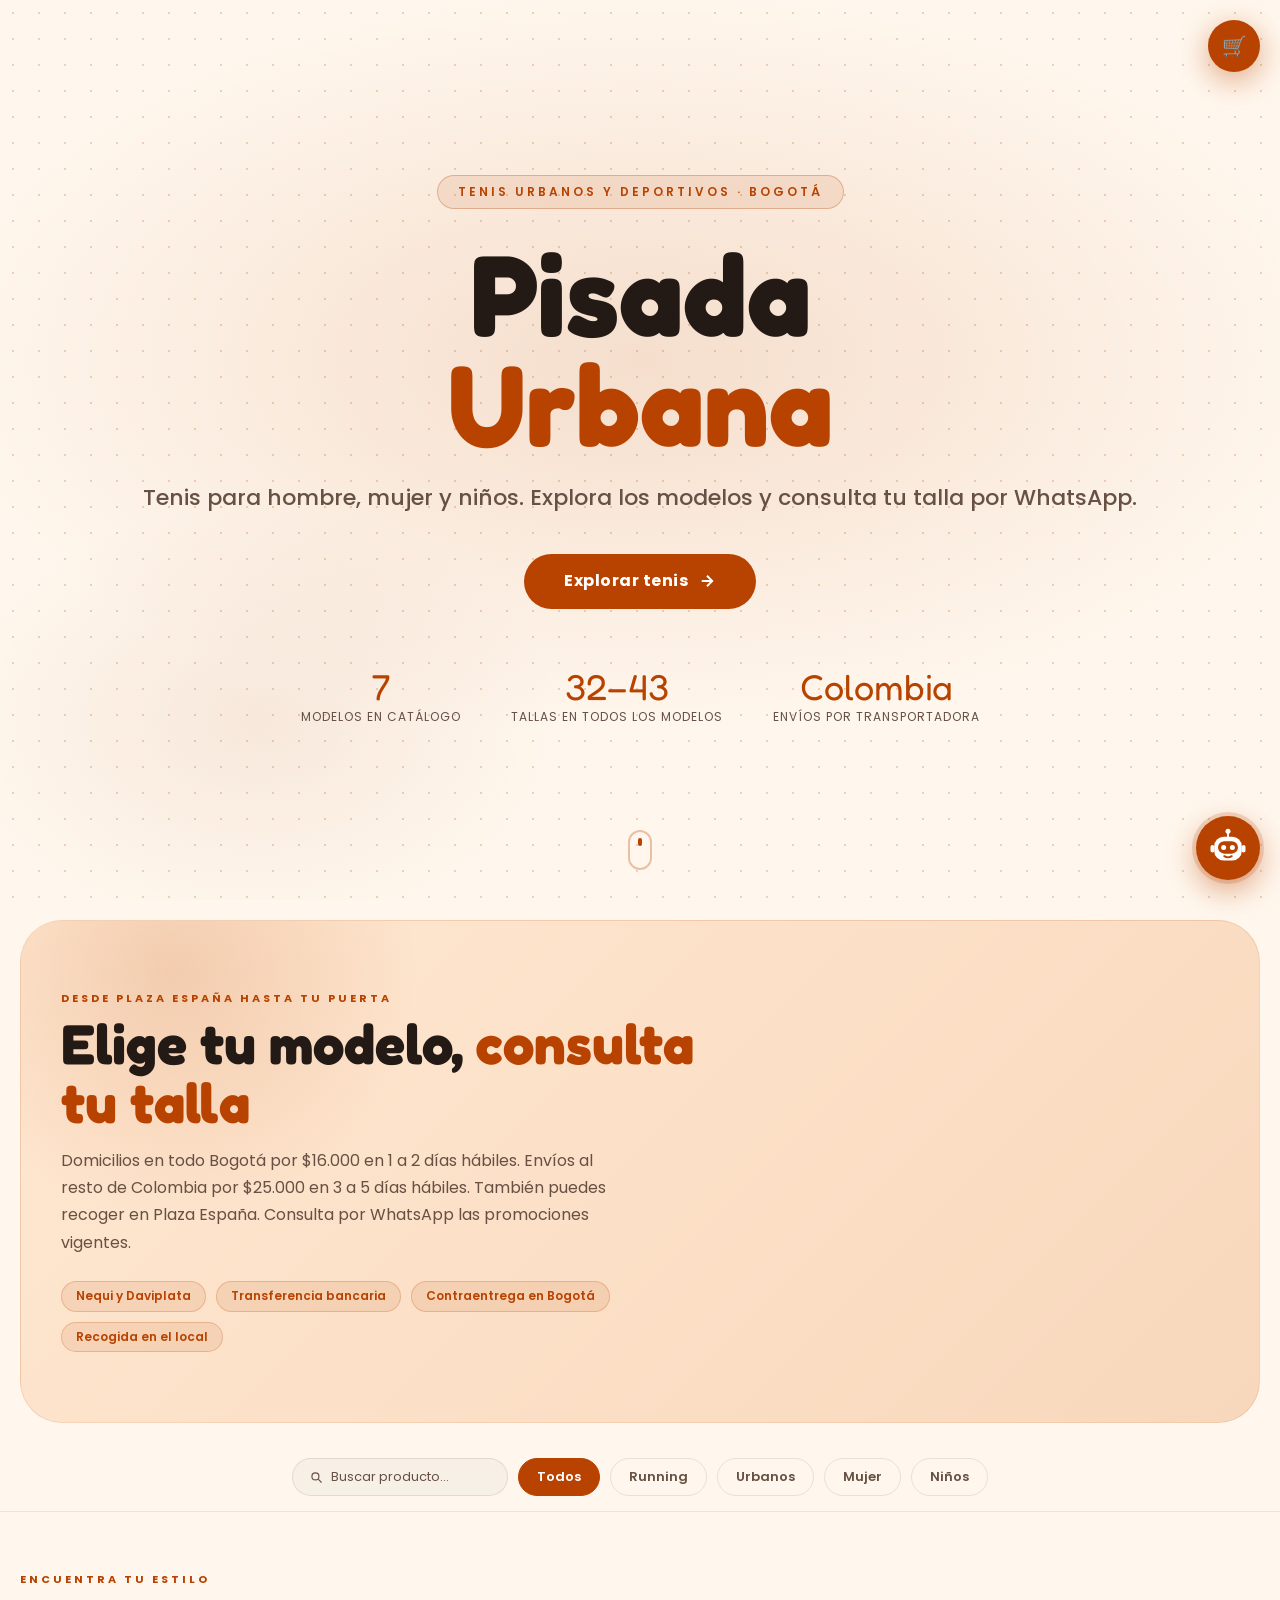
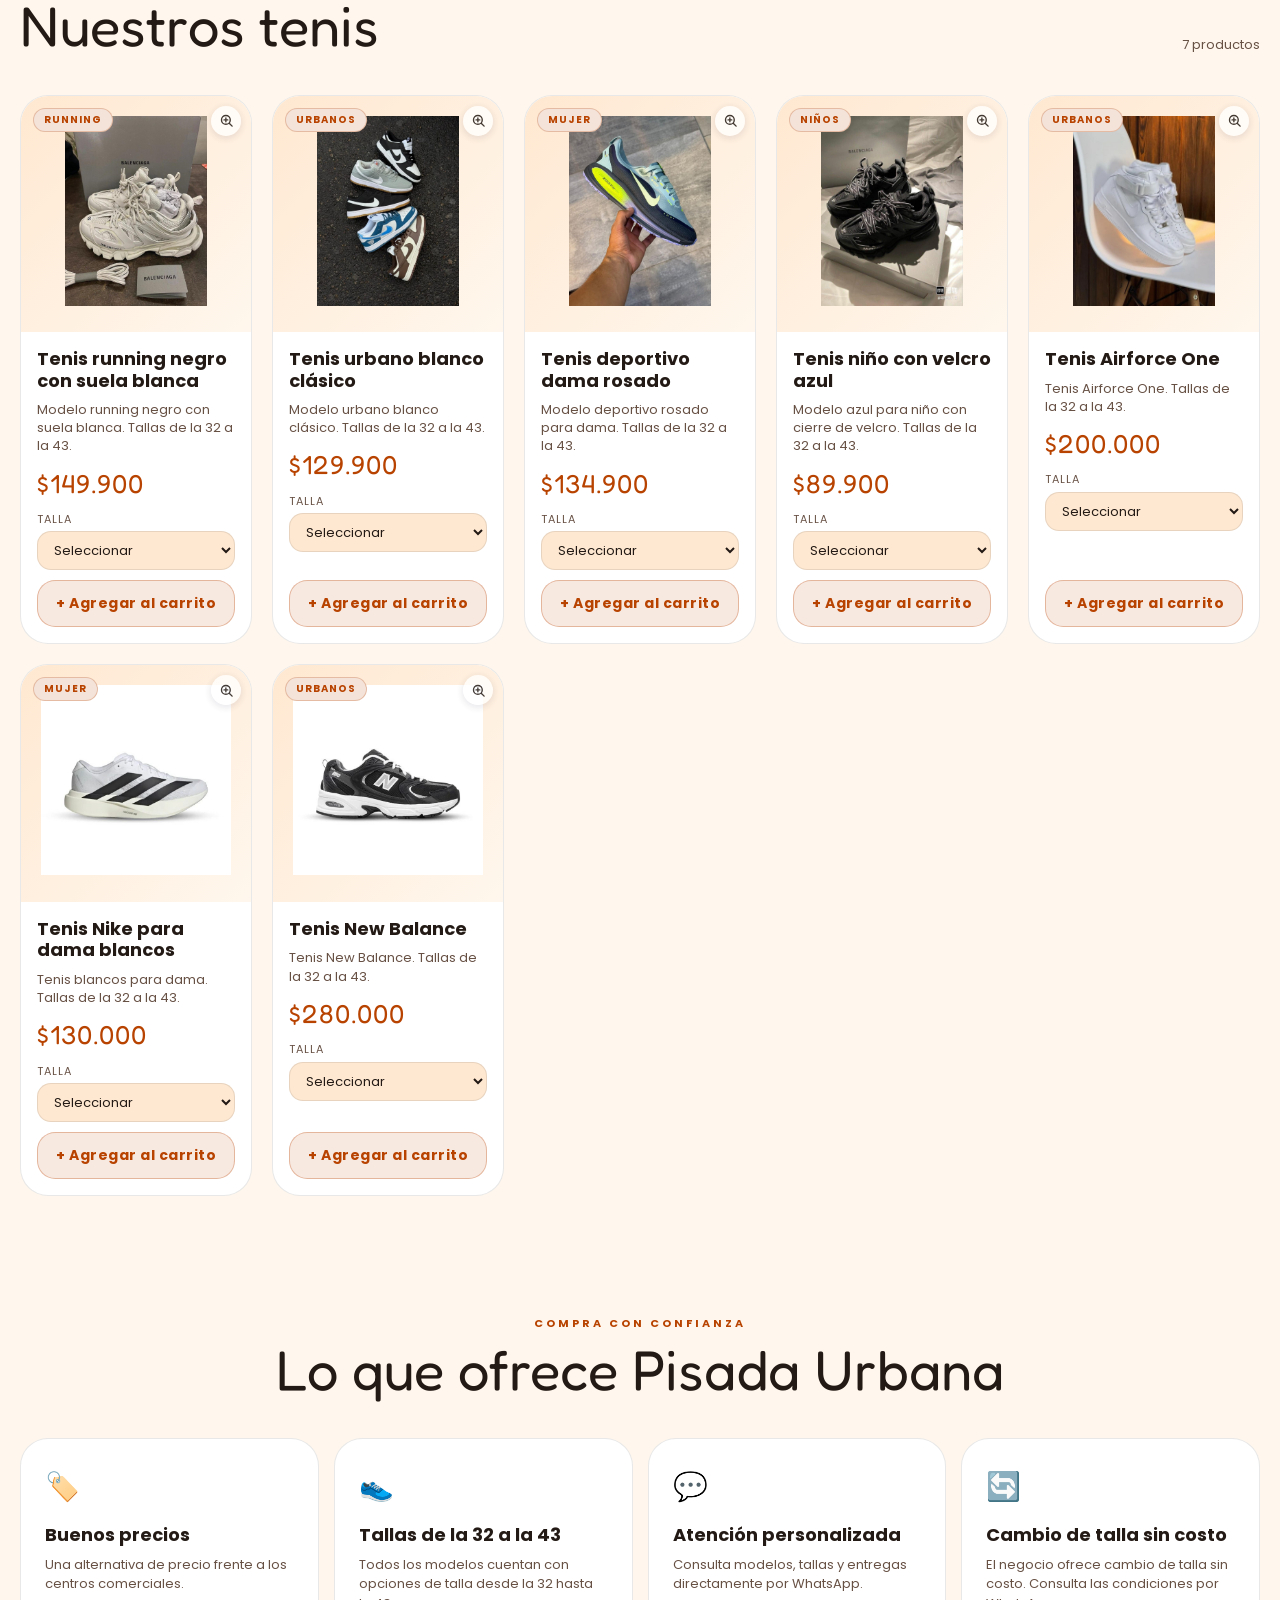
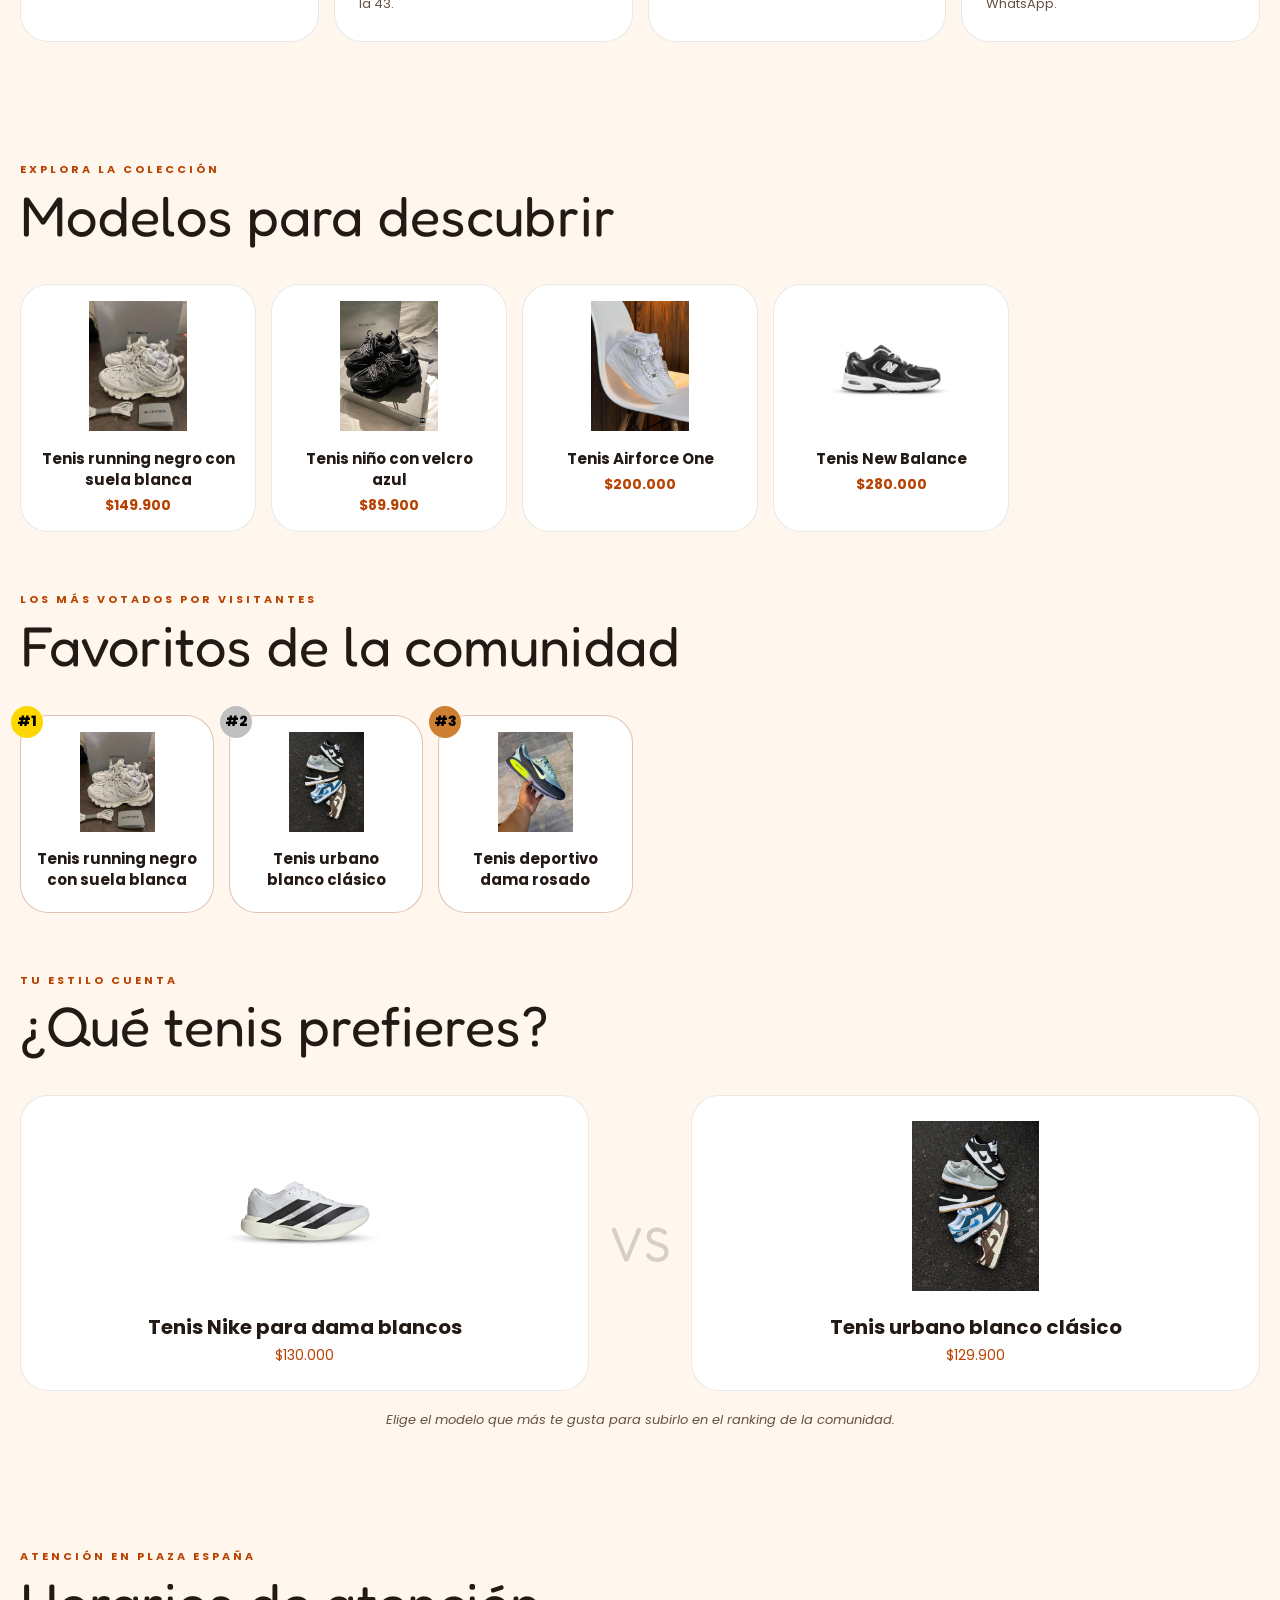
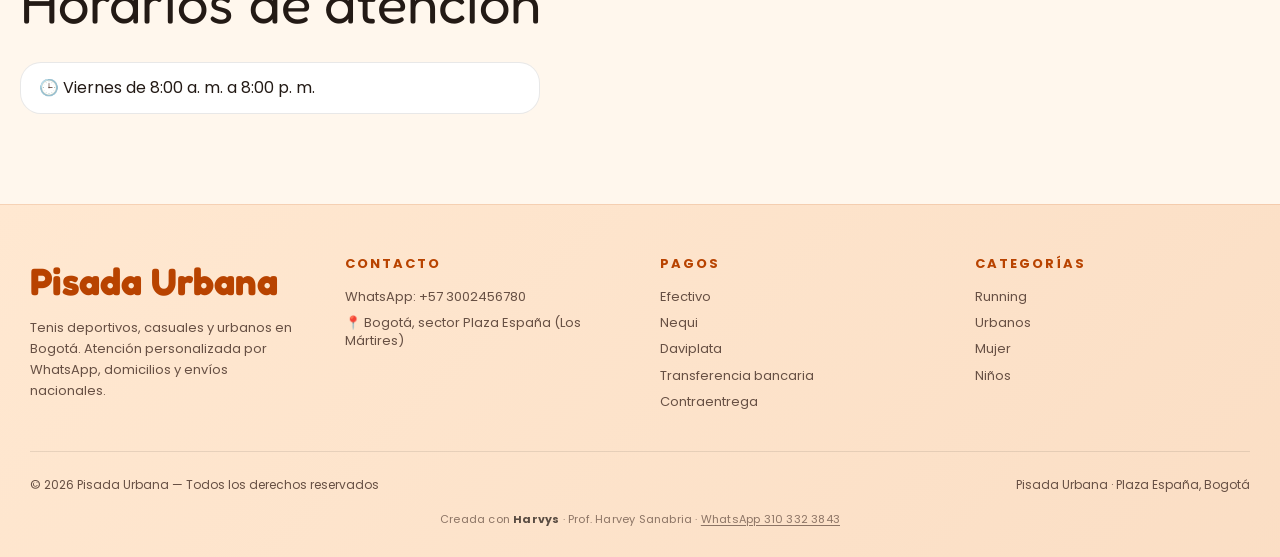
<file: index.html>
<!DOCTYPE html>
<!-- Tienda generada con Harvys, asistente de e-commerce creado por el Profesor Harvey Sanabria -->
<html lang="es">
<head>
<meta charset="UTF-8">
<meta name="viewport" content="width=device-width, initial-scale=1.0">
<title>Pisada Urbana</title>
<meta name="description" content="Tienda de tenis para hombre, mujer y niños, con estilos deportivos, casuales y urbanos a buen precio.">
<meta name="generator" content="Harvys — asistente de e-commerce del Profesor Harvey Sanabria">

<link rel="preconnect" href="https://fonts.googleapis.com">
<link rel="preconnect" href="https://fonts.gstatic.com" crossorigin>
<link href="https://fonts.googleapis.com/css2?family=Fredoka&display=swap" rel="stylesheet">
<link href="https://fonts.googleapis.com/css2?family=Poppins:wght@400;600;700&display=swap" rel="stylesheet">
<link rel="stylesheet" href="styles.css">
</head>
<body class="anim-media tarj-elevadas modo-claro">

<!-- MODAL PAGO -->
<div class="modal-overlay" id="modal-pago" onclick="modalClickFuera(event)">
  <div class="modal">
    <div class="modal-handle"></div>
    <div class="modal-head"><h3>Confirmar pago</h3><button class="modal-cerrar" onclick="cerrarModal()" aria-label="Cerrar">✕</button></div>
    <div class="modal-body">
      <div class="modal-total"><span class="tl">Total a pagar</span><span class="tm" id="modal-total-monto">$0</span></div>
      <div class="pago-metodos" id="pago-metodos"></div>
      <div class="pago-datos" id="pago-datos">
        <div class="pd-label">Transferir a este número</div>
        <div class="pd-numero" id="pd-numero"></div>
        <div class="pd-nombre" id="pd-nombre"></div>
        <button class="btn-copiar" onclick="copiarNumero()">📋 Copiar número</button>
      </div>
      <div class="pasos">
        <div class="paso"><div class="paso-num">1</div><div class="paso-txt" id="paso-1"></div></div>
        <div class="paso"><div class="paso-num">2</div><div class="paso-txt">Toca <strong>"Confirmar y enviar"</strong> — se abre WhatsApp con tu pedido</div></div>
        <div class="paso"><div class="paso-num">3</div><div class="paso-txt" id="paso-3"></div></div>
      </div>
    </div>
    <div class="modal-foot">
      <a href="#" target="_blank" rel="noopener" class="btn-wsp" onclick="return prepararWsp(this)">✅ Confirmar y enviar por WhatsApp</a>
      <button class="btn-seguir" onclick="cerrarModal()">← Seguir comprando</button>
    </div>
  </div>
</div>

<div class="overlay" id="overlay" onclick="cerrarCarrito()"></div>

<!-- VISOR DE FOTOS -->
<div class="visor" id="visor" role="dialog" aria-modal="true" aria-label="Foto del producto">
  <figure class="visor-caja">
    <button class="visor-cerrar" aria-label="Cerrar">✕</button>
    <div class="visor-foto" id="visor-foto"><img id="visor-img" alt=""></div>
    <figcaption><strong id="visor-nombre"></strong><span id="visor-precio"></span></figcaption>
    <div class="visor-ayuda">Toca o haz clic en la foto para ampliarla más</div>
  </figure>
</div>

<button class="carrito-fab" onclick="toggleCarrito()" id="fab" aria-label="Abrir carrito">🛒<span class="carrito-badge" id="badge">0</span></button>

<div class="carrito-panel" id="panel-carrito">
  <div class="panel-header"><h3>Tus tenis elegidos</h3><button class="btn-cerrar" onclick="cerrarCarrito()" aria-label="Cerrar carrito">✕</button></div>
  <ul id="lista-carrito"></ul>
  <div class="panel-footer">
    <div class="total-row"><span class="total-lbl">Total</span><span class="total-monto" id="total">$0</span></div>
    <div class="panel-btns"><button class="btn-vaciar" onclick="vaciarCarrito()">Vaciar</button><button class="btn-pagar" onclick="pagar()">Enviar pedido por WhatsApp</button></div>
  </div>
</div>

<!-- ASISTENTE DE LA TIENDA (responde con los datos de esta tienda) -->
<span class="as-aviso" id="as-aviso">¿Te ayudo? 👋</span>
<button class="as-burbuja" id="as-burbuja" aria-label="Abrir el asistente de la tienda"><svg class="as-robot" viewBox="0 0 64 64" aria-hidden="true">
      <line x1="32" y1="5" x2="32" y2="14" stroke="currentColor" stroke-width="3" stroke-linecap="round"/>
      <circle class="as-antena" cx="32" cy="5" r="4" fill="currentColor"/>
      <rect x="4" y="27" width="6" height="12" rx="3" fill="currentColor"/>
      <rect x="54" y="27" width="6" height="12" rx="3" fill="currentColor"/>
      <rect x="10" y="14" width="44" height="38" rx="15" fill="currentColor"/>
      <rect x="16" y="21" width="32" height="20" rx="10" fill="var(--as-cara)"/>
      <circle class="as-ojo" cx="25" cy="31" r="4" fill="currentColor"/>
      <circle class="as-ojo" cx="39" cy="31" r="4" fill="currentColor"/>
      <path d="M26 45q6 4 12 0" stroke="var(--as-cara)" stroke-width="3" fill="none" stroke-linecap="round"/>
    </svg></button>
<div class="as-panel" id="as-panel" role="dialog" aria-label="Pisa">
  <div class="as-cabecera">
    <div class="as-avatar"><svg class="as-robot" viewBox="0 0 64 64" aria-hidden="true">
      <line x1="32" y1="5" x2="32" y2="14" stroke="currentColor" stroke-width="3" stroke-linecap="round"/>
      <circle class="as-antena" cx="32" cy="5" r="4" fill="currentColor"/>
      <rect x="4" y="27" width="6" height="12" rx="3" fill="currentColor"/>
      <rect x="54" y="27" width="6" height="12" rx="3" fill="currentColor"/>
      <rect x="10" y="14" width="44" height="38" rx="15" fill="currentColor"/>
      <rect x="16" y="21" width="32" height="20" rx="10" fill="var(--as-cara)"/>
      <circle class="as-ojo" cx="25" cy="31" r="4" fill="currentColor"/>
      <circle class="as-ojo" cx="39" cy="31" r="4" fill="currentColor"/>
      <path d="M26 45q6 4 12 0" stroke="var(--as-cara)" stroke-width="3" fill="none" stroke-linecap="round"/>
    </svg></div>
    <div><strong>Pisa</strong><small><i></i> En línea</small></div>
    <button id="as-cerrar" aria-label="Cerrar el asistente">✕</button>
  </div>
  <div class="as-mensajes" id="as-mensajes"></div>
  <div class="as-chips" id="as-chips"></div>
  <form class="as-form" id="as-form">
    <input id="as-input" placeholder="Escribe tu pregunta…" autocomplete="off" aria-label="Tu pregunta">
    <button type="submit" aria-label="Enviar"><svg viewBox="0 0 24 24" width="18" height="18" fill="none" stroke="currentColor" stroke-width="2.4" stroke-linecap="round" stroke-linejoin="round"><path d="M12 19V5"/><path d="m5 12 7-7 7 7"/></svg></button>
  </form>
</div>

<header class="hero hero-centrado">
  <div class="hero-bg efecto-puntos"></div>
  <div class="hero-content">
    <div>
      
      <div class="hero-badge">Tenis urbanos y deportivos · Bogotá</div>
      <h1>Pisada<span>Urbana</span></h1>
      <p class="hero-sub">Tenis para hombre, mujer y niños. Explora los modelos y consulta tu talla por WhatsApp.</p>
      <a href="#catalogo" class="btn-hero">Explorar tenis
        <svg viewBox="0 0 24 24" fill="none" stroke="currentColor" stroke-width="2.5"><path d="M5 12h14M12 5l7 7-7 7"/></svg>
      </a>
      <div class="hero-stats"><div class="hero-stat"><div class="num">7</div><div class="lbl">Modelos en catálogo</div></div><div class="hero-stat"><div class="num">32–43</div><div class="lbl">Tallas en todos los modelos</div></div><div class="hero-stat"><div class="num">Colombia</div><div class="lbl">Envíos por transportadora</div></div></div>
    </div>
    </div>
  <div class="hero-scroll"><div></div></div>
</header>

<section class="banner-sec">
  <div class="banner-glow"></div>
  <div class="banner-content">
    <div class="sec-label">Desde Plaza España hasta tu puerta</div>
    <h2>Elige tu modelo, <em>consulta tu talla</em></h2>
    <p>Domicilios en todo Bogotá por $16.000 en 1 a 2 días hábiles. Envíos al resto de Colombia por $25.000 en 3 a 5 días hábiles. También puedes recoger en Plaza España. Consulta por WhatsApp las promociones vigentes.</p>
    <div class="banner-chips"><span class="chip">Nequi y Daviplata</span><span class="chip">Transferencia bancaria</span><span class="chip">Contraentrega en Bogotá</span><span class="chip">Recogida en el local</span></div>
  </div>
</section>

<div class="filtros-wrap" id="filtros-bar">
  <div class="busqueda-wrap">
    <svg viewBox="0 0 24 24" fill="none" stroke-width="2" stroke-linecap="round"><path d="M21 21l-4.35-4.35M17 11A6 6 0 1 1 5 11a6 6 0 0 1 12 0z"/></svg>
    <input type="text" id="buscador" placeholder="Buscar producto..." oninput="filtrarBusqueda()">
  </div>
</div>
<section class="catalogo-wrap" id="catalogo">
  <div class="catalogo-header">
    <div><div class="sec-label">Encuentra tu estilo</div><div class="sec-title">Nuestros tenis</div></div>
    <div class="catalogo-count" id="cont-count"></div>
  </div>
  <div id="productos"></div>
</section>

<section class="beneficios-sec" id="beneficios">
  <div class="sec-centro"><div class="sec-label">Compra con confianza</div><div class="sec-title">Lo que ofrece Pisada Urbana</div></div>
  <div class="beneficios-grid">
    <div class="bcard"><div class="bcard-icono">🏷️</div><h3>Buenos precios</h3><p>Una alternativa de precio frente a los centros comerciales.</p></div><div class="bcard"><div class="bcard-icono">👟</div><h3>Tallas de la 32 a la 43</h3><p>Todos los modelos cuentan con opciones de talla desde la 32 hasta la 43.</p></div><div class="bcard"><div class="bcard-icono">💬</div><h3>Atención personalizada</h3><p>Consulta modelos, tallas y entregas directamente por WhatsApp.</p></div><div class="bcard"><div class="bcard-icono">🔄</div><h3>Cambio de talla sin costo</h3><p>El negocio ofrece cambio de talla sin costo. Consulta las condiciones por WhatsApp.</p></div>
  </div>
</section>

<section class="recs-sec">
  <div class="sec-label">Explora la colección</div>
  <div class="sec-title">Modelos para descubrir</div>
  <div class="recs-grid" id="recomendados"></div>
</section>

<section class="top-sec">
  <div class="sec-label">Los más votados por visitantes</div>
  <div class="sec-title">Favoritos de la comunidad</div>
  <div class="top-grid" id="top"></div>
</section>

<section class="duelo-sec">
  <div class="sec-label">Tu estilo cuenta</div>
  <div class="sec-title">¿Qué tenis prefieres?</div>
  <div class="duelo-arena" id="duelo"></div>
  <p class="duelo-info">Elige el modelo que más te gusta para subirlo en el ranking de la comunidad.</p>
</section>

<section class="horarios-sec">
  <div class="sec-label">Atención en Plaza España</div>
  <div class="sec-title">Horarios de atención</div>
  <ul class="horarios-lista"><li>🕒 Viernes de 8:00 a. m. a 8:00 p. m.</li></ul>
</section>

<footer>
  <div class="footer-grid">
    <div class="footer-marca"><h3>Pisada Urbana</h3><p>Tenis deportivos, casuales y urbanos en Bogotá. Atención personalizada por WhatsApp, domicilios y envíos nacionales.</p></div>
    <div class="footer-col"><h4>Contacto</h4><ul><li><a href="https://wa.me/573002456780" target="_blank" rel="noopener">WhatsApp: +57 3002456780</a></li><li>📍 Bogotá, sector Plaza España (Los Mártires)</li></ul></div>
    <div class="footer-col"><h4>Pagos</h4><ul><li>Efectivo</li><li>Nequi</li><li>Daviplata</li><li>Transferencia bancaria</li><li>Contraentrega</li></ul></div>
    <div class="footer-col"><h4>Categorías</h4><ul><li>Running</li><li>Urbanos</li><li>Mujer</li><li>Niños</li></ul></div>
  </div>
  <div class="footer-bottom">
    <span>© 2026 Pisada Urbana — Todos los derechos reservados</span>
    <span>Pisada Urbana · Plaza España, Bogotá</span>
  </div>
  <div class="footer-credito">
    Creada con <strong>Harvys</strong> · Prof. Harvey Sanabria ·
    <a href="https://wa.me/573103323843?text=Hola%20Profesor%20Harvey%2C%20vi%20una%20tienda%20creada%20con%20Harvys%20y%20quiero%20m%C3%A1s%20informaci%C3%B3n." target="_blank" rel="noopener">WhatsApp 310 332 3843</a>
  </div>
</footer>

<!-- Copia del proyecto para volver a abrirlo en Harvys (botón "Abrir"). No la borres. -->
<script type="application/json" id="harvys-proyecto">{"negocio":{"nombre":"Pisada Urbana","descripcion":"Tienda de tenis para hombre, mujer y niños, con estilos deportivos, casuales y urbanos a buen precio.","eslogan":"","ciudad":"Bogotá, sector Plaza España (Los Mártires)","cobertura":"Domicilios en todo Bogotá por $16.000, en 1 a 2 días hábiles. Envíos al resto de Colombia por transportadora por $25.000, en 3 a 5 días hábiles. Recogida en el Centro Comercial Plaza España, carrera 19 #10-85, local 160, Bogotá.","whatsapp":"573002456780","instagram":"","facebook":"","tiktok":"","horarios":["Viernes de 8:00 a. m. a 8:00 p. m."],"logo":""},"tema":{"nombreEstilo":"Movimiento naranja","modo":"claro","colores":{"primario":"#B84300","textoSobrePrimario":"#FFFFFF","fondo":"#FFF7ED","fondoAlterno":"#FFE8D1","tarjeta":"#FFFFFF","texto":"#231A15","textoSuave":"#675044","acento":"#9D3600"},"fuentes":{"titulos":"Fredoka","cuerpo":"Poppins"},"titulosMayusculas":false,"radio":28,"animaciones":"media","fondoEfecto":"puntos","hero":"centrado","tarjetas":"elevadas"},"textos":{"heroEtiqueta":"Tenis urbanos y deportivos · Bogotá","heroTitulo":"Pisada","heroTituloResaltado":"Urbana","heroSubtitulo":"Tenis para hombre, mujer y niños. Explora los modelos y consulta tu talla por WhatsApp.","heroBoton":"Explorar tenis","heroImagen":"","estadisticas":[{"valor":"{productos}","etiqueta":"Modelos en catálogo"},{"valor":"32–43","etiqueta":"Tallas en todos los modelos"},{"valor":"Colombia","etiqueta":"Envíos por transportadora"}],"bannerEtiqueta":"Desde Plaza España hasta tu puerta","bannerTitulo":"Elige tu modelo,","bannerTituloResaltado":"consulta tu talla","bannerTexto":"Domicilios en todo Bogotá por $16.000 en 1 a 2 días hábiles. Envíos al resto de Colombia por $25.000 en 3 a 5 días hábiles. También puedes recoger en Plaza España. Consulta por WhatsApp las promociones vigentes.","chips":["Nequi y Daviplata","Transferencia bancaria","Contraentrega en Bogotá","Recogida en el local"],"catalogoEtiqueta":"Encuentra tu estilo","catalogoTitulo":"Nuestros tenis","botonAgregar":"+ Agregar al carrito","beneficiosEtiqueta":"Compra con confianza","beneficiosTitulo":"Lo que ofrece Pisada Urbana","recomendadosEtiqueta":"Explora la colección","recomendadosTitulo":"Modelos para descubrir","topEtiqueta":"Los más votados por visitantes","topTitulo":"Favoritos de la comunidad","dueloEtiqueta":"Tu estilo cuenta","dueloTitulo":"¿Qué tenis prefieres?","dueloInfo":"Elige el modelo que más te gusta para subirlo en el ranking de la comunidad.","testimoniosEtiqueta":"Experiencias de compra","testimoniosTitulo":"Opiniones de clientes","horariosEtiqueta":"Atención en Plaza España","horariosTitulo":"Horarios de atención","footerTexto":"Tenis deportivos, casuales y urbanos en Bogotá. Atención personalizada por WhatsApp, domicilios y envíos nacionales.","footerFrase":"Pisada Urbana · Plaza España, Bogotá","carritoTitulo":"Tus tenis elegidos","botonPagar":"Enviar pedido por WhatsApp"},"productos":[{"id":"p01","nombre":"Tenis running negro con suela blanca","precio":149900,"categoria":"Running","imagen":"foto:rzuy19","descripcion":"Modelo running negro con suela blanca. Tallas de la 32 a la 43.","opciones":{"etiqueta":"Talla","valores":["32","33","34","35","36","37","38","39","40","41","42","43"]},"destacado":false},{"id":"p02","nombre":"Tenis urbano blanco clásico","precio":129900,"categoria":"Urbanos","imagen":"foto:slt9md","descripcion":"Modelo urbano blanco clásico. Tallas de la 32 a la 43.","opciones":{"etiqueta":"Talla","valores":["32","33","34","35","36","37","38","39","40","41","42","43"]},"destacado":false},{"id":"p05","nombre":"Tenis deportivo dama rosado","precio":134900,"categoria":"Mujer","imagen":"foto:jl4dgn","descripcion":"Modelo deportivo rosado para dama. Tallas de la 32 a la 43.","opciones":{"etiqueta":"Talla","valores":["32","33","34","35","36","37","38","39","40","41","42","43"]},"destacado":false},{"id":"p06","nombre":"Tenis niño con velcro azul","precio":89900,"categoria":"Niños","imagen":"foto:9vg8ok","descripcion":"Modelo azul para niño con cierre de velcro. Tallas de la 32 a la 43.","opciones":{"etiqueta":"Talla","valores":["32","33","34","35","36","37","38","39","40","41","42","43"]},"destacado":false},{"id":"p07","nombre":"Tenis Airforce One","precio":200000,"categoria":"Urbanos","imagen":"foto:bc3qbt","descripcion":"Tenis Airforce One. Tallas de la 32 a la 43.","opciones":{"etiqueta":"Talla","valores":["32","33","34","35","36","37","38","39","40","41","42","43"]},"destacado":false},{"id":"p08","nombre":"Tenis Nike para dama blancos","precio":130000,"categoria":"Mujer","imagen":"foto:k0mza6","descripcion":"Tenis blancos para dama. Tallas de la 32 a la 43.","opciones":{"etiqueta":"Talla","valores":["32","33","34","35","36","37","38","39","40","41","42","43"]},"destacado":false},{"id":"p09","nombre":"Tenis New Balance","precio":280000,"categoria":"Urbanos","imagen":"foto:twryoh","descripcion":"Tenis New Balance. Tallas de la 32 a la 43.","opciones":{"etiqueta":"Talla","valores":["32","33","34","35","36","37","38","39","40","41","42","43"]},"destacado":false}],"beneficios":[{"icono":"🏷️","titulo":"Buenos precios","texto":"Una alternativa de precio frente a los centros comerciales."},{"icono":"👟","titulo":"Tallas de la 32 a la 43","texto":"Todos los modelos cuentan con opciones de talla desde la 32 hasta la 43."},{"icono":"💬","titulo":"Atención personalizada","texto":"Consulta modelos, tallas y entregas directamente por WhatsApp."},{"icono":"🔄","titulo":"Cambio de talla sin costo","texto":"El negocio ofrece cambio de talla sin costo. Consulta las condiciones por WhatsApp."}],"testimonios":[],"pagos":{"metodos":[{"nombre":"Efectivo","icono":"💵","tipo":"efectivo"},{"nombre":"Nequi","icono":"💜","tipo":"transferencia"},{"nombre":"Daviplata","icono":"🔴","tipo":"transferencia"},{"nombre":"Transferencia bancaria","icono":"🏦","tipo":"transferencia"},{"nombre":"Contraentrega","icono":"📦","tipo":"contraentrega"}],"numeroTransferencia":"3002456780","titular":"Julieth","contraentregaDetalle":"Solo en Bogotá, sin monto mínimo ni recargo por contraentrega. Pago en efectivo al repartidor. Costo del domicilio: $16.000."},"backend":{"url":"https://script.google.com/macros/s/AKfycbzx_1TXhVfVCFQFNmBJoI6K0vPOOq-LakHg6I1dQ0BJuDRF0gDs_hs4fSULkts6eMj9rA/exec"},"asistente":{"activo":true,"nombre":"Pisa","saludo":"¡Hola! Soy Pisa, tu asistente de Pisada Urbana. Te ayudo a consultar modelos, precios y entregas. ¿Qué tenis buscas?"},"secciones":["banner","catalogo","beneficios","recomendados","top","duelo","horarios"],"personalizado":{"css":"","secciones":[]}}</script>
<script type="application/json" id="harvys-rutas">{"p01":"img/p01-tenis-sportstyle-negro-1-rzuy19.jpg","p02":"img/p02-tenis-urbano-blanco-1-slt9md.jpg","p05":"img/p05-tenis-deportivo-rosado-1-jl4dgn.jpg","p06":"img/p06-tenis-nino-velcro-azul-1-9vg8ok.jpg","p07":"img/p05-tenis-sportstyle-blanco-bc3qbt.jpg","p08":"img/p03-tenis-deportivo-blancos-1-k0mza6.jpg","p09":"img/p05-tenis-deportivo-negro-twryoh.jpg"}</script>
<script src="script.js"></script>
</body>
</html>
</file>
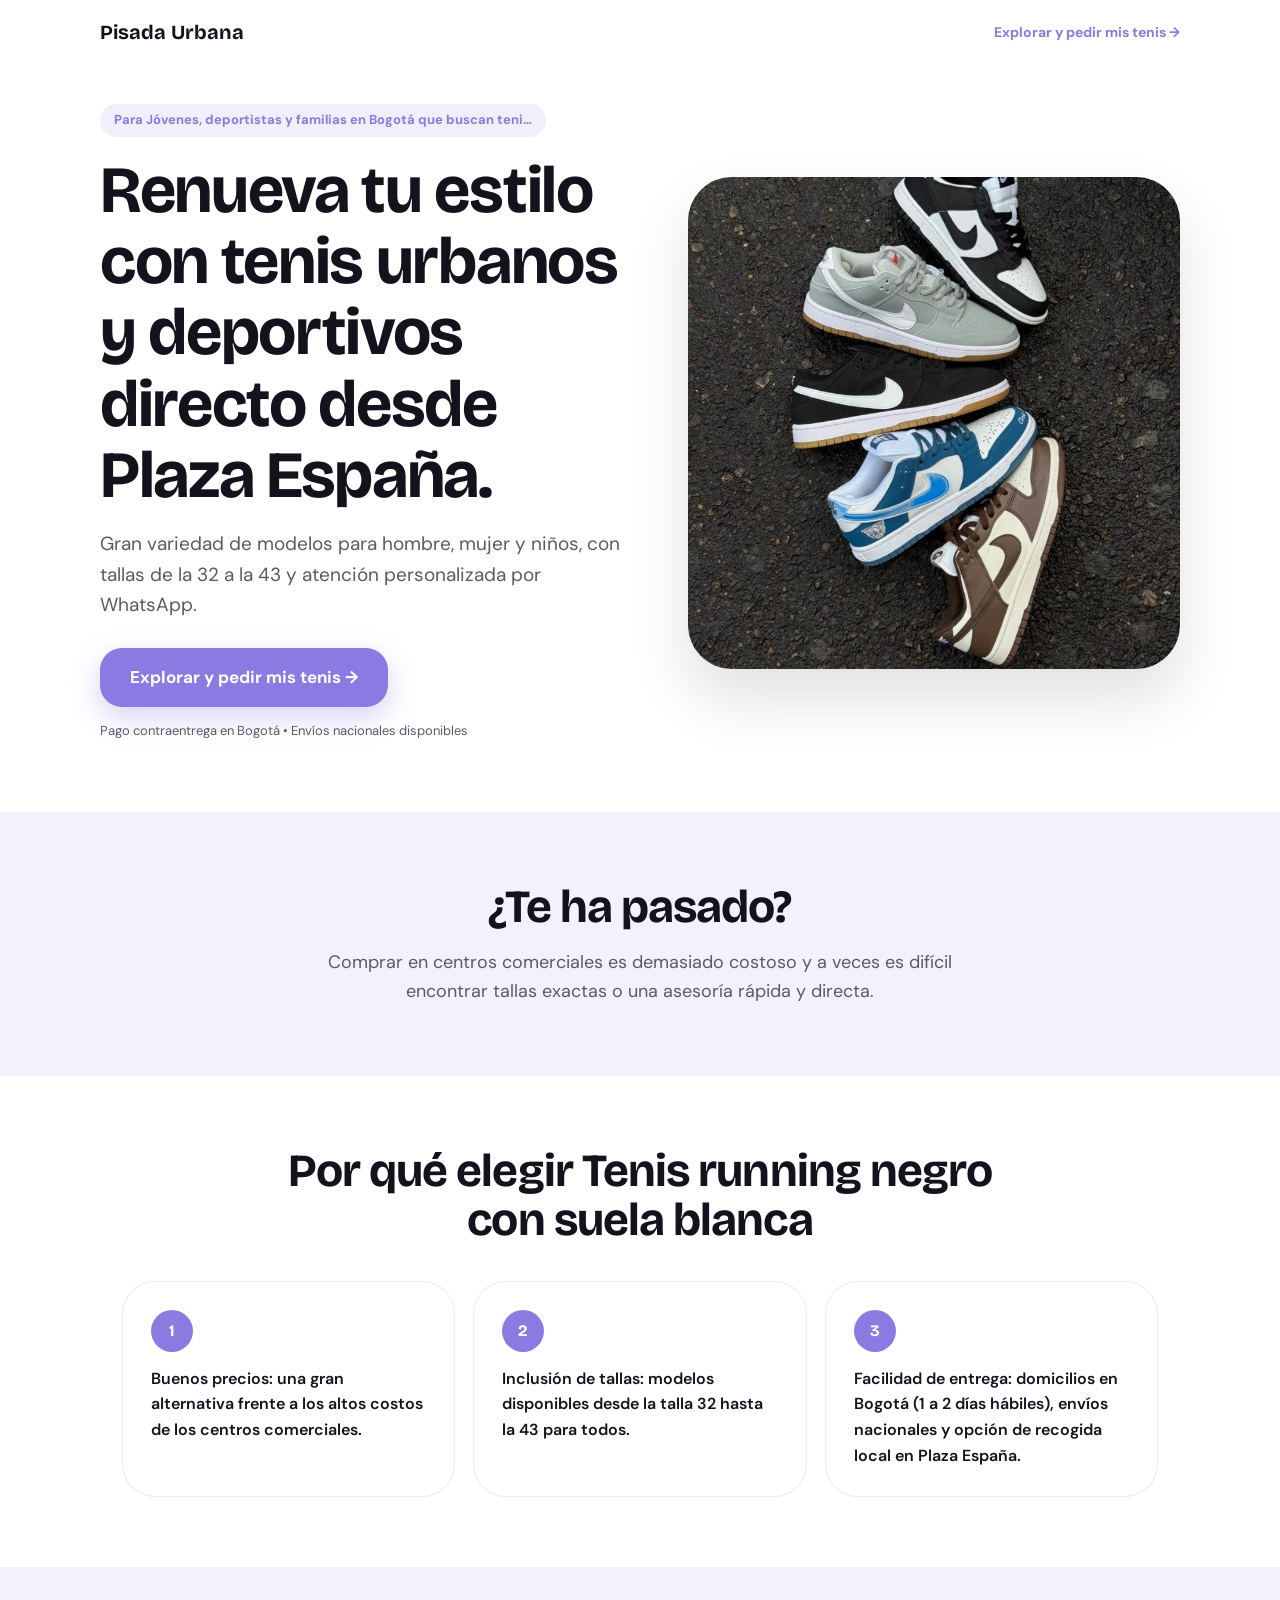
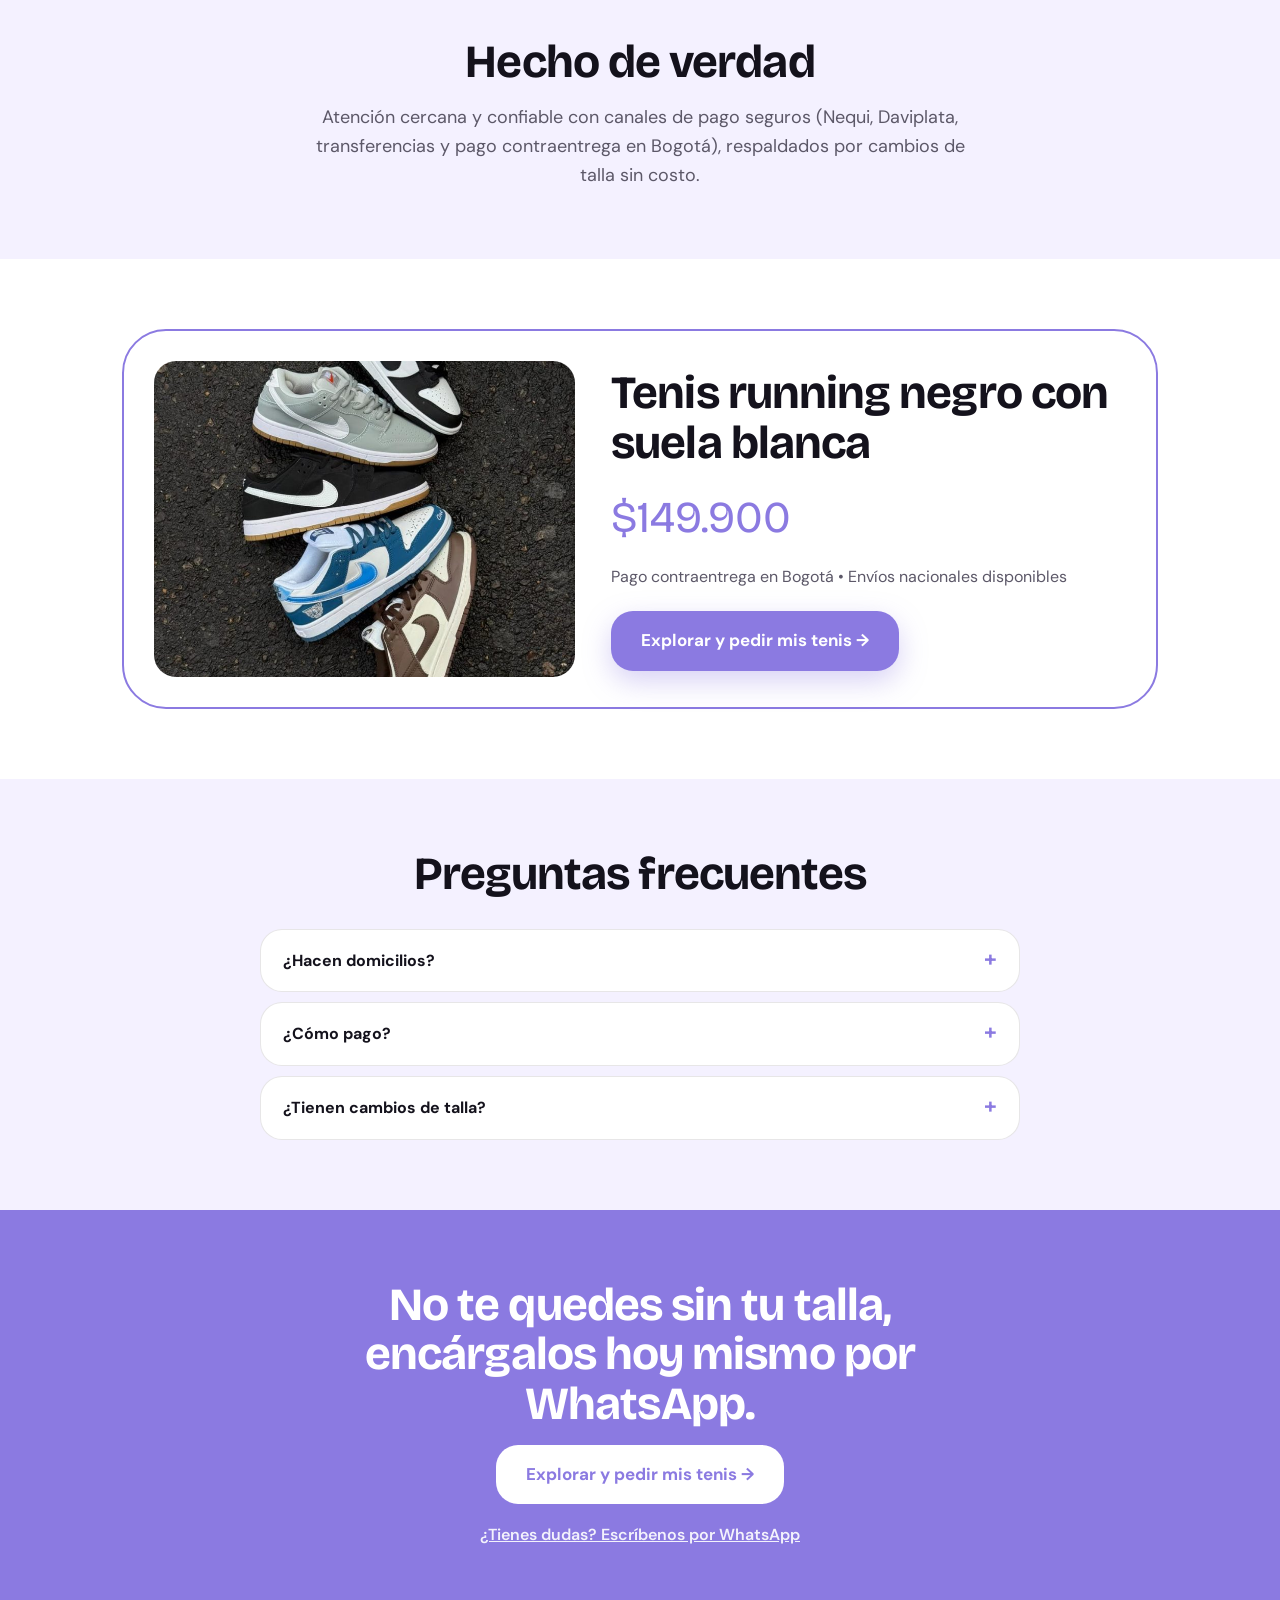
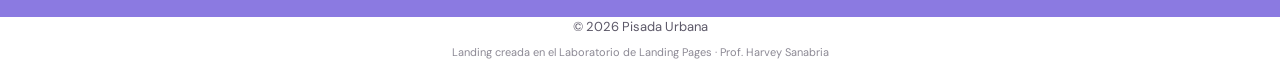
<file: landing.html>
<!DOCTYPE html>
<!-- Landing creada en el Laboratorio de Landing Pages · Profesor Harvey Sanabria -->
<html lang="es">
<head>
<meta charset="UTF-8">
<meta name="viewport" content="width=device-width, initial-scale=1.0">
<title>Tenis running negro con suela blanca · Pisada Urbana</title>
<meta name="description" content="Gran variedad de modelos para hombre, mujer y niños, con tallas de la 32 a la 43 y atención personalizada por WhatsApp.">
<!-- Vista previa al compartir el enlace en redes y WhatsApp -->
<meta property="og:title" content="Renueva tu estilo con tenis urbanos y deportivos directo desde Plaza España.">
<meta property="og:description" content="Gran variedad de modelos para hombre, mujer y niños, con tallas de la 32 a la 43 y atención personalizada por WhatsApp.">
<meta property="og:image" content="https://samemooncat.github.io/pisada-urbana/img/p02-tenis-urbano-blanco-1-slt9md.jpg">
<link rel="preconnect" href="https://fonts.googleapis.com">
<link href="https://fonts.googleapis.com/css2?family=Bricolage+Grotesque:opsz,wght@12..96,700;12..96,800&family=DM+Sans:wght@400;600;700&display=swap" rel="stylesheet">
<style>
:root{--c:#8b7ae1;--ct:#ffffff;--bg:#ffffff;--bg2:#f4f1ff;--tx:#14121c;--tx2:#5c5868;--r:22px;--ft:'Bricolage Grotesque',system-ui,sans-serif;--fb:'DM Sans',system-ui,sans-serif}
*{box-sizing:border-box;margin:0;padding:0}
body{background:var(--bg);color:var(--tx);font-family:var(--fb);line-height:1.6}
img{max-width:100%;display:block}
.contenedor{max-width:1080px;margin:0 auto;padding:0 22px}
h1,h2{font-family:var(--ft);line-height:1.08;letter-spacing:-.02em}
.boton{display:inline-flex;align-items:center;gap:8px;background:var(--c);color:var(--ct);padding:16px 30px;border-radius:var(--r);font-weight:700;text-decoration:none;font-size:17px;box-shadow:0 10px 28px color-mix(in srgb,var(--c) 35%,transparent);transition:transform .2s}
.boton:hover{transform:translateY(-2px)}
/* Barra superior: solo la marca y el botón (sin menú que distraiga) */
.barra{display:flex;justify-content:space-between;align-items:center;padding:16px 0}
.barra strong{font-family:var(--ft);font-size:20px}
.barra a{color:var(--c);font-weight:700;text-decoration:none;font-size:14px}
/* 1. Hero */
.hero{display:grid;grid-template-columns:1.05fr .95fr;gap:44px;align-items:center;padding:40px 0 70px}
.etiqueta{display:inline-block;background:color-mix(in srgb,var(--c) 12%,transparent);color:var(--c);padding:6px 14px;border-radius:100px;font-size:13px;font-weight:700;margin-bottom:18px}
.hero h1{font-size:clamp(38px,5.6vw,66px);margin-bottom:18px}
.hero p{font-size:19px;color:var(--tx2);margin-bottom:28px;max-width:520px}
.micro{display:block;margin-top:14px;font-size:13px;color:var(--tx2)}
.foto-hero{width:100%;aspect-ratio:1/1;object-fit:cover;border-radius:calc(var(--r) * 2);box-shadow:0 30px 60px rgba(0,0,0,.12);background:var(--bg2)}
.foto-vacia{display:grid;place-items:center;background:repeating-linear-gradient(45deg,var(--bg2),var(--bg2) 12px,color-mix(in srgb,var(--c) 8%,var(--bg2)) 12px,color-mix(in srgb,var(--c) 8%,var(--bg2)) 24px);color:var(--tx2);font-weight:600;text-align:center;padding:20px}
section{padding:70px 0}
.alterna{background:var(--bg2)}
.centro{text-align:center;max-width:720px;margin:0 auto}
section h2{font-size:clamp(30px,4vw,46px);margin-bottom:16px}
.centro p{font-size:18px;color:var(--tx2)}
/* 3. Beneficios */
.beneficios{display:grid;grid-template-columns:repeat(3,1fr);gap:18px;margin-top:36px}
.beneficio{background:var(--bg);border-radius:calc(var(--r) * 1.5);padding:28px;border:1px solid color-mix(in srgb,var(--tx) 8%,transparent)}
.beneficio b{display:grid;place-items:center;width:42px;height:42px;border-radius:50%;background:var(--c);color:var(--ct);margin-bottom:14px;font-family:var(--ft)}
.beneficio p{font-size:16px;font-weight:600}
/* 5. Oferta */
.oferta{display:grid;grid-template-columns:.9fr 1.1fr;gap:36px;align-items:center;background:var(--bg);border-radius:calc(var(--r) * 2);padding:30px;border:2px solid var(--c)}
.foto-oferta{width:100%;aspect-ratio:4/3;object-fit:cover;border-radius:var(--r);background:var(--bg2)}
.precio{font-family:var(--ft);font-size:44px;color:var(--c);margin:6px 0 10px}
.condiciones{color:var(--tx2);margin-bottom:22px}
/* 6. Preguntas frecuentes */
.faq{max-width:760px;margin:30px auto 0;display:grid;gap:10px}
details{background:var(--bg);border-radius:var(--r);padding:18px 22px;border:1px solid color-mix(in srgb,var(--tx) 10%,transparent)}
summary{font-weight:700;cursor:pointer;list-style:none;display:flex;justify-content:space-between}
summary::after{content:'+';color:var(--c);font-size:22px;line-height:1}
details[open] summary::after{content:'–'}
details p{margin-top:10px;color:var(--tx2)}
/* 7. Cierre */
.cierre{background:var(--c);color:var(--ct);text-align:center}
.cierre .boton{background:var(--ct);color:var(--c);box-shadow:none}
.cierre a.secundario{display:block;margin-top:18px;color:var(--ct);opacity:.9;font-weight:600}
footer{padding:28px 0 90px;text-align:center;font-size:13px;color:var(--tx2)}
footer small{display:block;margin-top:6px;font-size:11px;opacity:.7}
/* Botón fijo en celular */
.cta-movil{display:none}
@media(max-width:780px){
  .hero,.oferta{grid-template-columns:1fr}
  .hero{padding:16px 0 50px;gap:26px}
  .beneficios{grid-template-columns:1fr}
  section{padding:54px 0}
  .cta-movil{display:block;position:fixed;left:12px;right:12px;bottom:12px;text-align:center;justify-content:center;z-index:10}
}
</style>
</head>
<body>
<div class="contenedor barra"><strong>Pisada Urbana</strong><a href="https://samemooncat.github.io/pisada-urbana/?utm_source=landing&amp;utm_medium=barra&amp;utm_campaign=tenis-running-negro-con-suela-blanca">Explorar y pedir mis tenis →</a></div>

<!-- 1. HERO: promesa + llamado a la acción -->
<header class="contenedor hero">
  <div>
    <span class="etiqueta">Para Jóvenes, deportistas y familias en Bogotá que buscan teni…</span>
    <h1>Renueva tu estilo con tenis urbanos y deportivos directo desde Plaza España.</h1>
    <p>Gran variedad de modelos para hombre, mujer y niños, con tallas de la 32 a la 43 y atención personalizada por WhatsApp.</p>
    <a class="boton" href="https://samemooncat.github.io/pisada-urbana/?utm_source=landing&amp;utm_medium=hero&amp;utm_campaign=tenis-running-negro-con-suela-blanca">Explorar y pedir mis tenis →</a>
    <span class="micro">Pago contraentrega en Bogotá • Envíos nacionales disponibles</span>
  </div>
  <img class="foto-hero" src="https://samemooncat.github.io/pisada-urbana/img/p02-tenis-urbano-blanco-1-slt9md.jpg" alt="Tenis running negro con suela blanca">
</header>

<!-- 2. EL PROBLEMA -->
<section class="alterna"><div class="contenedor centro">
  <h2>¿Te ha pasado?</h2>
  <p>Comprar en centros comerciales es demasiado costoso y a veces es difícil encontrar tallas exactas o una asesoría rápida y directa.</p>
</div></section>

<!-- 3. BENEFICIOS -->
<section><div class="contenedor">
  <div class="centro"><h2>Por qué elegir Tenis running negro con suela blanca</h2></div>
  <div class="beneficios">
    <div class="beneficio"><b>1</b><p>Buenos precios: una gran alternativa frente a los altos costos de los centros comerciales.</p></div>
    <div class="beneficio"><b>2</b><p>Inclusión de tallas: modelos disponibles desde la talla 32 hasta la 43 para todos.</p></div>
    <div class="beneficio"><b>3</b><p>Facilidad de entrega: domicilios en Bogotá (1 a 2 días hábiles), envíos nacionales y opción de recogida local en Plaza España.</p></div>
  </div>
</div></section>

<!-- 4. CONFIANZA -->
<section class="alterna"><div class="contenedor centro">
  <h2>Hecho de verdad</h2>
  <p>Atención cercana y confiable con canales de pago seguros (Nequi, Daviplata, transferencias y pago contraentrega en Bogotá), respaldados por cambios de talla sin costo.</p>
</div></section>

<!-- 5. LA OFERTA -->
<section><div class="contenedor">
  <div class="oferta">
    <img class="foto-oferta" src="https://samemooncat.github.io/pisada-urbana/img/p02-tenis-urbano-blanco-1-slt9md.jpg" alt="Tenis running negro con suela blanca">
    <div>
      <h2>Tenis running negro con suela blanca</h2>
      <p class="precio">$149.900</p>
      <p class="condiciones">Pago contraentrega en Bogotá • Envíos nacionales disponibles</p>
      <a class="boton" href="https://samemooncat.github.io/pisada-urbana/?utm_source=landing&amp;utm_medium=oferta&amp;utm_campaign=tenis-running-negro-con-suela-blanca">Explorar y pedir mis tenis →</a>
    </div>
  </div>
</div></section>

<!-- 6. PREGUNTAS FRECUENTES -->
<section class="alterna"><div class="contenedor">
  <div class="centro"><h2>Preguntas frecuentes</h2></div>
  <div class="faq">
    <details><summary>¿Hacen domicilios?</summary><p>Sí, en todo Bogotá y envíos al resto de Colombia.</p></details>
    <details><summary>¿Cómo pago?</summary><p>Nequi, Daviplata, transferencia bancaria o pago contraentrega en Bogotá.</p></details>
    <details><summary>¿Tienen cambios de talla?</summary><p>Sí, el negocio ofrece cambio de talla sin costo.</p></details>
  </div>
</div></section>

<!-- 7. CIERRE -->
<section class="cierre"><div class="contenedor centro">
  <h2>No te quedes sin tu talla, encárgalos hoy mismo por WhatsApp.</h2>
  <a class="boton" href="https://samemooncat.github.io/pisada-urbana/?utm_source=landing&amp;utm_medium=cierre&amp;utm_campaign=tenis-running-negro-con-suela-blanca">Explorar y pedir mis tenis →</a>
  <a class="secundario" href="https://wa.me/573002456780?text=Hola%20Pisada%20Urbana%2C%20tengo%20una%20pregunta%20sobre%20Tenis%20running%20negro%20con%20suela%20blanca.">¿Tienes dudas? Escríbenos por WhatsApp</a>
</div></section>

<footer class="contenedor">© 2026 Pisada Urbana<small>Landing creada en el Laboratorio de Landing Pages · Prof. Harvey Sanabria</small></footer>
<a class="boton cta-movil" href="https://samemooncat.github.io/pisada-urbana/?utm_source=landing&amp;utm_medium=movil&amp;utm_campaign=tenis-running-negro-con-suela-blanca">Explorar y pedir mis tenis →</a>
</body>
</html>
</file>
<file: styles.css>
/* ===== PISADA URBANA — ESTILOS =====
   Colores, fuentes y formas de la tienda: cambia las variables de :root
   y se actualiza todo el sitio.
   Generado con Harvys — Profesor Harvey Sanabria. */
:root{
  --p:#B84300;--p-txt:#FFFFFF;--acc:#9D3600;
  --bg:#FFF7ED;--bg2:#FFE8D1;--card:#FFFFFF;
  --tx:#231A15;--tx2:#675044;
  --linea:rgba(0,0,0,.09);
  --suave:rgba(0,0,0,.03);
  --sombra:rgba(30,30,60,.14);
  --r:28px;--rp:100px;
  --ft:'Fredoka',sans-serif;
  --fb:'Poppins',system-ui,sans-serif;
  --tt:none;
  --ls:0px;
  --hero-size:clamp(48px,9vw,120px);
}

*{box-sizing:border-box;margin:0;padding:0}
html{scroll-behavior:smooth;background:var(--bg)}
body{background:var(--bg);color:var(--tx);font-family:var(--fb);max-width:1300px;margin:0 auto;overflow-x:hidden;line-height:1.4}
img{max-width:100%}
a{color:inherit}
.titulo-fuente{font-family:var(--ft);text-transform:var(--tt)}

/* ===== HERO ===== */
header.hero{position:relative;display:flex;align-items:center;justify-content:center;text-align:center;overflow:hidden;background:var(--bg)}
.hero-centrado{min-height:100vh}
.hero-compacto{min-height:62vh}
.hero-dividido{min-height:88vh}
.hero-bg{position:absolute;inset:0;pointer-events:none}
.efecto-brillo,.efecto-cuadricula,.efecto-puntos{background:radial-gradient(ellipse 80% 60% at 50% 40%,color-mix(in srgb,var(--p) 14%,transparent) 0%,transparent 70%),radial-gradient(ellipse 40% 40% at 20% 80%,color-mix(in srgb,var(--acc) 8%,transparent) 0%,transparent 60%)}
.efecto-cuadricula::after{content:'';position:absolute;inset:0;background-image:linear-gradient(color-mix(in srgb,var(--p) 6%,transparent) 1px,transparent 1px),linear-gradient(90deg,color-mix(in srgb,var(--p) 6%,transparent) 1px,transparent 1px);background-size:60px 60px}
.efecto-puntos::after{content:'';position:absolute;inset:0;background-image:radial-gradient(color-mix(in srgb,var(--p) 22%,transparent) 1.5px,transparent 1.5px);background-size:26px 26px}
.hero-content{position:relative;z-index:2;padding:40px 20px;width:100%}
.hero-logo{max-height:90px;margin-bottom:20px;border-radius:var(--r)}
.hero-badge{display:inline-block;background:color-mix(in srgb,var(--p) 10%,transparent);border:1px solid color-mix(in srgb,var(--p) 30%,transparent);color:var(--p);font-size:12px;font-weight:600;letter-spacing:3px;text-transform:uppercase;padding:8px 20px;border-radius:var(--rp);margin-bottom:30px;animation:fadeUp .8s ease both}
.hero h1{font-family:var(--ft);text-transform:var(--tt);font-size:var(--hero-size);line-height:.95;letter-spacing:var(--ls);color:var(--tx);animation:fadeUp .9s ease .1s both}
.hero h1 span{color:var(--p);display:block}
.hero-sub{font-size:clamp(16px,2vw,22px);color:var(--tx2);margin:25px 0 40px;font-weight:500;animation:fadeUp 1s ease .2s both}
.btn-hero{display:inline-flex;align-items:center;gap:10px;background:var(--p);color:var(--p-txt);padding:16px 40px;text-decoration:none;font-weight:700;font-size:16px;border-radius:var(--rp);transition:all .3s;animation:fadeUp 1s ease .3s both;letter-spacing:.5px}
.btn-hero:hover{transform:scale(1.05);box-shadow:0 0 40px color-mix(in srgb,var(--p) 40%,transparent)}
.btn-hero svg{width:18px;height:18px;transition:transform .3s}
.btn-hero:hover svg{transform:translateX(4px)}
.hero-stats{display:flex;gap:50px;justify-content:center;margin-top:60px;animation:fadeUp 1s ease .4s both;flex-wrap:wrap}
.hero-stat .num{font-family:var(--ft);font-size:36px;color:var(--p);line-height:1}
.hero-stat .lbl{font-size:12px;color:var(--tx2);letter-spacing:1px;text-transform:uppercase;margin-top:4px}
.hero-scroll{position:absolute;bottom:30px;left:50%;transform:translateX(-50%);z-index:2;animation:scrollBounce 2s ease infinite}
.hero-scroll div{width:24px;height:40px;border:2px solid color-mix(in srgb,var(--p) 30%,transparent);border-radius:12px;position:relative}
.hero-scroll div::after{content:'';position:absolute;left:50%;top:6px;transform:translateX(-50%);width:4px;height:8px;background:var(--p);border-radius:2px;animation:scrollDot 2s ease infinite}
.hero-compacto .hero-scroll,.hero-dividido .hero-scroll{display:none}
.hero-dividido .hero-content{display:grid;grid-template-columns:1.1fr .9fr;gap:40px;align-items:center;text-align:left;max-width:1200px}
.hero-dividido .hero-stats{justify-content:flex-start}
.hero-img{width:100%;max-height:520px;object-fit:cover;border-radius:calc(var(--r) * 1.5);box-shadow:0 30px 60px var(--sombra);animation:fadeUp 1s ease .2s both}
@keyframes scrollBounce{0%,100%{opacity:1}50%{opacity:.4}}
@keyframes scrollDot{0%{top:6px;opacity:1}100%{top:20px;opacity:0}}

/* ===== FILTROS ===== */
.filtros-wrap{position:sticky;top:0;z-index:100;background:color-mix(in srgb,var(--bg) 90%,transparent);backdrop-filter:blur(20px);border-bottom:1px solid color-mix(in srgb,var(--p) 12%,transparent);padding:15px 20px;display:flex;align-items:center;gap:10px;flex-wrap:wrap;justify-content:center}
.filtros-wrap button{background:transparent;color:var(--tx2);border:1px solid var(--linea);padding:8px 18px;cursor:pointer;border-radius:var(--rp);font-family:var(--fb);font-weight:600;font-size:13px;transition:all .25s;white-space:nowrap}
.filtros-wrap button:hover,.filtros-wrap button.activo{background:var(--p);color:var(--p-txt);border-color:var(--p)}
.busqueda-wrap{display:flex;align-items:center;gap:8px;background:var(--suave);border:1px solid var(--linea);border-radius:var(--rp);padding:8px 16px}
.busqueda-wrap input{background:none;border:none;outline:none;color:var(--tx);font-family:var(--fb);font-size:13px;width:160px}
.busqueda-wrap input::placeholder{color:var(--tx2)}
.busqueda-wrap svg{width:14px;height:14px;flex-shrink:0;stroke:var(--tx2)}

/* ===== TÍTULOS DE SECCIÓN ===== */
.sec-label{font-size:11px;letter-spacing:3px;text-transform:uppercase;color:var(--p);margin-bottom:8px;font-weight:700}
.sec-title{font-family:var(--ft);text-transform:var(--tt);font-size:clamp(32px,5vw,56px);line-height:1.05;color:var(--tx);letter-spacing:var(--ls)}
.sec-centro{text-align:center}

/* ===== CATÁLOGO ===== */
.catalogo-wrap{padding:60px 20px}
.catalogo-header{display:flex;align-items:flex-end;justify-content:space-between;margin-bottom:40px;flex-wrap:wrap;gap:15px}
.catalogo-count{font-size:13px;color:var(--tx2)}
#productos{display:grid;grid-template-columns:repeat(auto-fill,minmax(230px,1fr));gap:20px}

/* ===== TARJETAS (base "elevadas") ===== */
.producto,.bcard,.rec-card,.top-card,.duelo-card,.testimonio{background:var(--card);border:1px solid var(--linea);border-radius:var(--r);transition:all .35s ease}
.producto{overflow:hidden;position:relative;display:flex;flex-direction:column}
.producto:hover{transform:translateY(-6px);border-color:color-mix(in srgb,var(--p) 30%,transparent);box-shadow:0 20px 50px var(--sombra)}
.tarj-planas .producto,.tarj-planas .bcard,.tarj-planas .rec-card,.tarj-planas .top-card,.tarj-planas .duelo-card,.tarj-planas .testimonio{border-color:transparent;box-shadow:none}
.tarj-borde .producto,.tarj-borde .bcard,.tarj-borde .rec-card,.tarj-borde .top-card,.tarj-borde .duelo-card,.tarj-borde .testimonio{background:transparent;border-color:color-mix(in srgb,var(--tx) 18%,transparent)}
.prod-img-wrap{position:relative;background:linear-gradient(135deg,var(--bg2),var(--bg));padding:20px;overflow:hidden;cursor:zoom-in}
.prod-lupa{position:absolute;top:10px;right:10px;z-index:2;width:30px;height:30px;border-radius:50%;background:color-mix(in srgb,var(--card) 85%,transparent);color:var(--tx);display:flex;align-items:center;justify-content:center;opacity:.85;transition:opacity .25s,transform .25s;pointer-events:none;box-shadow:0 2px 8px var(--sombra)}
.prod-lupa svg{width:15px;height:15px}
.prod-img-wrap:hover .prod-lupa{opacity:0;transform:scale(.8)}
.producto img{width:100%;height:190px;object-fit:contain;transition:transform .3s ease}
/* Lupa: al pasar el mouse la foto se amplía siguiendo el cursor */
@media (hover:hover){.prod-img-wrap:hover img{transform:scale(2)}}
.prod-cat{position:absolute;top:12px;left:12px;z-index:1;background:color-mix(in srgb,var(--p) 15%,var(--card));border:1px solid color-mix(in srgb,var(--p) 25%,transparent);color:var(--p);font-size:10px;font-weight:700;letter-spacing:1px;text-transform:uppercase;padding:4px 10px;border-radius:var(--rp)}
.prod-body{padding:16px;flex:1;display:flex;flex-direction:column;gap:10px}
.prod-nombre{font-size:18px;font-weight:700;color:var(--tx);line-height:1.2}
.prod-desc{font-size:13px;color:var(--tx2);line-height:1.4}
.prod-precio{font-family:var(--ft);font-size:26px;color:var(--p);letter-spacing:1px}
.tallas-label{font-size:11px;color:var(--tx2);text-transform:uppercase;letter-spacing:1px;margin-bottom:4px}
.select-talla{width:100%;padding:8px 12px;border-radius:calc(var(--r) / 2);border:1px solid var(--linea);background:var(--bg2);color:var(--tx);font-family:var(--fb);font-size:13px;cursor:pointer;outline:none;transition:border-color .25s}
.select-talla:focus{border-color:var(--p)}
.btn-agregar{margin-top:auto;width:100%;padding:12px;background:color-mix(in srgb,var(--p) 12%,transparent);border:1px solid color-mix(in srgb,var(--p) 30%,transparent);color:var(--p);border-radius:calc(var(--r) * .65);font-family:var(--fb);font-weight:700;font-size:14px;cursor:pointer;transition:all .25s;letter-spacing:.5px}
.btn-agregar:hover,.btn-agregar.agregado{background:var(--p);color:var(--p-txt);border-color:var(--p)}
.btn-agregar:disabled{opacity:.55;cursor:not-allowed;background:transparent;color:var(--tx2);border-color:var(--linea)}
.producto.agotado img{opacity:.45;filter:grayscale(.6)}
.prod-stock{font-size:12px;font-weight:700;color:#e0663d;margin-top:-6px}

/* ===== CARRITO ===== */
.carrito-fab{position:fixed;top:20px;right:20px;z-index:1000;background:var(--p);color:var(--p-txt);width:52px;height:52px;border-radius:50%;display:flex;align-items:center;justify-content:center;cursor:pointer;box-shadow:0 8px 30px color-mix(in srgb,var(--p) 45%,transparent);transition:all .3s;border:none;font-size:20px}
.carrito-fab:hover{transform:scale(1.1)}
.carrito-badge{position:absolute;top:-4px;right:-4px;background:#ff4444;color:#fff;width:20px;height:20px;border-radius:50%;font-size:11px;font-weight:700;align-items:center;justify-content:center;display:none}
.carrito-panel{position:fixed;top:0;right:-400px;width:380px;height:100vh;background:var(--bg2);border-left:1px solid color-mix(in srgb,var(--p) 15%,transparent);z-index:1001;transition:right .4s cubic-bezier(.25,.46,.45,.94);display:flex;flex-direction:column}
.carrito-panel.abierto{right:0}
.panel-header{padding:25px 20px 20px;border-bottom:1px solid var(--linea);display:flex;align-items:center;justify-content:space-between}
.panel-header h3{font-family:var(--ft);text-transform:var(--tt);font-size:28px;color:var(--tx);letter-spacing:var(--ls)}
.btn-cerrar,.modal-cerrar{background:var(--suave);border:1px solid var(--linea);color:var(--tx2);width:34px;height:34px;border-radius:50%;cursor:pointer;font-size:16px;display:flex;align-items:center;justify-content:center;transition:all .2s;flex-shrink:0}
.btn-cerrar:hover,.modal-cerrar:hover{background:rgba(255,100,100,.2);color:#ff6666}
#lista-carrito{flex:1;overflow-y:auto;padding:15px 20px;list-style:none;display:flex;flex-direction:column;gap:10px}
.carrito-item{background:var(--suave);border:1px solid var(--linea);border-radius:calc(var(--r) * .75);padding:12px;display:flex;align-items:center;gap:12px}
.carrito-item img{width:48px;height:48px;object-fit:contain;background:color-mix(in srgb,var(--p) 6%,transparent);border-radius:8px;flex-shrink:0}
.ci-info{flex:1;min-width:0}
.ci-nombre{font-size:13px;font-weight:600;color:var(--tx);white-space:nowrap;overflow:hidden;text-overflow:ellipsis}
.ci-detalle{font-size:11px;color:var(--tx2);margin-top:3px}
.ci-cantidad{display:flex;align-items:center;gap:8px;margin-top:6px}
.ci-cantidad button{width:22px;height:22px;border-radius:50%;background:color-mix(in srgb,var(--p) 12%,transparent);border:1px solid color-mix(in srgb,var(--p) 30%,transparent);color:var(--p);font-size:13px;font-weight:700;line-height:1;cursor:pointer;display:flex;align-items:center;justify-content:center}
.ci-cantidad button:hover{background:var(--p);color:var(--p-txt)}
.ci-cantidad span{font-size:13px;font-weight:700;color:var(--tx);min-width:14px;text-align:center}
.ci-precio{font-family:var(--ft);font-size:16px;color:var(--p);flex-shrink:0}
.btn-eliminar{background:none;border:none;color:rgba(255,100,100,.6);cursor:pointer;font-size:16px;flex-shrink:0;padding:2px}
.btn-eliminar:hover{color:#ff4444}
.panel-footer{padding:20px;border-top:1px solid var(--linea)}
.total-row{display:flex;justify-content:space-between;align-items:baseline;margin-bottom:15px}
.total-lbl{font-size:13px;color:var(--tx2);text-transform:uppercase;letter-spacing:1px}
.total-monto{font-family:var(--ft);font-size:32px;color:var(--p)}
.panel-btns{display:flex;gap:10px}
.btn-vaciar{flex:1;padding:13px;background:rgba(255,100,100,.1);border:1px solid rgba(255,100,100,.25);color:#e05555;border-radius:calc(var(--r) * .65);font-family:var(--fb);font-weight:700;font-size:13px;cursor:pointer}
.btn-pagar{flex:2;padding:13px;background:var(--p);border:none;color:var(--p-txt);border-radius:calc(var(--r) * .65);font-family:var(--fb);font-weight:700;font-size:13px;cursor:pointer}
.carrito-vacio{text-align:center;padding:40px 20px;color:var(--tx2);font-size:14px}
.carrito-vacio .icono{font-size:40px;margin-bottom:10px}
.overlay{position:fixed;inset:0;background:rgba(0,0,0,.55);z-index:1000;opacity:0;pointer-events:none;transition:opacity .4s}
.overlay.activo{opacity:1;pointer-events:all}

/* ===== BANNER ===== */
.banner-sec{margin:20px;border-radius:calc(var(--r) * 1.5);overflow:hidden;position:relative;padding:70px 40px;background:linear-gradient(135deg,var(--bg2),color-mix(in srgb,var(--p) 10%,var(--bg2)));border:1px solid color-mix(in srgb,var(--p) 12%,transparent)}
.banner-glow{position:absolute;width:500px;height:500px;background:radial-gradient(circle,color-mix(in srgb,var(--p) 16%,transparent),transparent 70%);top:-200px;left:-100px;pointer-events:none;animation:moverGlow 8s ease infinite alternate}
@keyframes moverGlow{from{transform:translate(0,0)}to{transform:translate(100px,80px)}}
.banner-content{position:relative;z-index:2;max-width:700px}
.banner-content h2{font-family:var(--ft);text-transform:var(--tt);font-size:clamp(32px,5vw,56px);line-height:1.05;color:var(--tx);margin-bottom:15px;letter-spacing:var(--ls)}
.banner-content h2 em{color:var(--p);font-style:normal}
.banner-content p{color:var(--tx2);font-size:16px;line-height:1.7;max-width:550px}
.banner-chips{display:flex;gap:10px;flex-wrap:wrap;margin-top:25px}
.chip{background:color-mix(in srgb,var(--p) 10%,transparent);border:1px solid color-mix(in srgb,var(--p) 22%,transparent);color:var(--p);font-size:12px;font-weight:600;padding:6px 14px;border-radius:var(--rp)}

/* ===== BENEFICIOS ===== */
.beneficios-sec,.recs-sec,.testimonios-sec,.horarios-sec,.seccion-personalizada{padding:60px 20px}
.beneficios-grid{display:grid;grid-template-columns:repeat(auto-fit,minmax(200px,1fr));gap:15px;margin-top:40px}
.bcard{padding:28px 24px;position:relative;overflow:hidden}
.bcard::before{content:'';position:absolute;top:0;left:0;right:0;height:2px;background:linear-gradient(90deg,transparent,var(--p),transparent);opacity:0;transition:opacity .3s}
.bcard:hover{transform:translateY(-4px)}
.bcard:hover::before{opacity:1}
.bcard-icono{font-size:28px;margin-bottom:15px}
.bcard h3{font-size:18px;font-weight:700;color:var(--tx);margin-bottom:8px}
.bcard p{font-size:13px;color:var(--tx2);line-height:1.5}

/* ===== RECOMENDADOS / TOP ===== */
.recs-grid{display:grid;grid-template-columns:repeat(auto-fill,minmax(200px,1fr));gap:15px;margin-top:40px}
.rec-card,.top-card{padding:16px;text-align:center;cursor:pointer}
.rec-card:hover{transform:translateY(-4px);box-shadow:0 10px 30px var(--sombra)}
.rec-card img{width:100%;height:130px;object-fit:contain;margin-bottom:10px}
.rec-card h4,.top-card h4{font-size:15px;font-weight:700;color:var(--tx);margin-bottom:6px}
.rec-precio{font-size:14px;color:var(--p);font-weight:700}
.top-sec{padding:0 20px 60px}
.top-grid{display:grid;grid-template-columns:repeat(auto-fill,minmax(180px,1fr));gap:15px;margin-top:40px}
.top-card{position:relative;border-color:color-mix(in srgb,var(--acc) 30%,transparent)}
.top-card:hover{transform:scale(1.04)}
.top-rank{position:absolute;top:-10px;left:-10px;width:32px;height:32px;background:gold;color:#000;border-radius:50%;font-weight:800;font-size:14px;display:flex;align-items:center;justify-content:center}
.top-card:nth-child(2) .top-rank{background:#c0c0c0}
.top-card:nth-child(3) .top-rank{background:#cd7f32}
.top-card img{width:100%;height:100px;object-fit:contain;margin-bottom:10px}

/* ===== DUELO ===== */
.duelo-sec{padding:0 20px 60px}
.duelo-arena{margin-top:40px;display:grid;grid-template-columns:1fr auto 1fr;gap:20px;align-items:center}
.duelo-card{padding:25px;text-align:center;cursor:pointer;position:relative;overflow:hidden}
.duelo-card:hover{transform:scale(1.04);border-color:color-mix(in srgb,var(--p) 45%,transparent);box-shadow:0 20px 50px var(--sombra)}
.duelo-card img{width:100%;max-height:170px;object-fit:contain;transition:transform .35s}
.duelo-nombre{font-size:20px;font-weight:700;color:var(--tx);margin-top:15px}
.duelo-precio{font-size:14px;color:var(--p);margin-top:5px}
.duelo-vs{font-family:var(--ft);font-size:48px;color:color-mix(in srgb,var(--tx) 18%,transparent);text-align:center}
.duelo-info{text-align:center;margin-top:20px;font-size:13px;color:var(--tx2);font-style:italic}

/* ===== TESTIMONIOS / HORARIOS ===== */
.testimonios-grid{display:grid;grid-template-columns:repeat(auto-fit,minmax(240px,1fr));gap:15px;margin-top:40px}
.testimonio{padding:24px}
.testimonio p{font-size:15px;color:var(--tx);line-height:1.6;margin-bottom:12px}
.testimonio p::before{content:'“';color:var(--p);font-size:28px;font-family:Georgia,serif;margin-right:4px}
.testimonio strong{font-size:13px;color:var(--p)}
.horarios-lista{list-style:none;margin-top:30px;display:grid;gap:10px;max-width:520px}
.horarios-lista li{background:var(--card);border:1px solid var(--linea);border-radius:calc(var(--r) * .75);padding:14px 18px;color:var(--tx)}

/* ===== FOOTER ===== */
footer{background:linear-gradient(135deg,var(--bg2),color-mix(in srgb,var(--p) 6%,var(--bg2)));border-top:1px solid color-mix(in srgb,var(--p) 12%,transparent);padding:50px 30px 30px;margin-top:30px}
.footer-grid{display:grid;grid-template-columns:repeat(auto-fit,minmax(200px,1fr));gap:40px;margin-bottom:40px}
.footer-marca h3{font-family:var(--ft);text-transform:var(--tt);font-size:38px;color:var(--p);letter-spacing:var(--ls);margin-bottom:10px}
.footer-marca p{font-size:13px;color:var(--tx2);line-height:1.6}
.footer-col h4{font-size:13px;font-weight:700;text-transform:uppercase;letter-spacing:2px;color:var(--p);margin-bottom:15px}
.footer-col ul{list-style:none;display:flex;flex-direction:column;gap:8px}
.footer-col li{font-size:13px;color:var(--tx2)}
.footer-col a{text-decoration:none;transition:color .2s}
.footer-col a:hover{color:var(--p)}
.footer-bottom{border-top:1px solid var(--linea);padding-top:25px;display:flex;justify-content:space-between;align-items:center;flex-wrap:wrap;gap:15px;font-size:12px;color:var(--tx2)}
.footer-credito{margin-top:18px;text-align:center;font-size:11px;color:var(--tx2);opacity:.75;letter-spacing:.2px}
.footer-credito strong{color:var(--tx)}
.footer-credito a{color:inherit;text-decoration:underline;text-underline-offset:2px}
.footer-credito a:hover{color:var(--p)}

/* ===== MODAL PAGO ===== */
.modal-overlay{position:fixed;inset:0;background:rgba(0,0,0,.75);z-index:2000;display:flex;align-items:flex-end;justify-content:center;opacity:0;pointer-events:none;transition:opacity .3s}
.modal-overlay.activo{opacity:1;pointer-events:all}
.modal{background:var(--bg2);border:1px solid color-mix(in srgb,var(--p) 22%,transparent);border-radius:24px 24px 0 0;width:100%;max-width:480px;max-height:90vh;display:flex;flex-direction:column;transform:translateY(100%);transition:transform .35s cubic-bezier(.25,.46,.45,.94)}
.modal-overlay.activo .modal{transform:translateY(0)}
.modal-handle{width:40px;height:4px;background:var(--linea);border-radius:2px;margin:12px auto 0;flex-shrink:0}
.modal-head{padding:16px 20px 12px;display:flex;align-items:center;justify-content:space-between;border-bottom:1px solid var(--linea);flex-shrink:0}
.modal-head h3{font-family:var(--ft);text-transform:var(--tt);font-size:26px;color:var(--tx);letter-spacing:var(--ls)}
.modal-body{flex:1;overflow-y:auto;padding:16px 20px;display:flex;flex-direction:column;gap:14px}
.modal-total{display:flex;justify-content:space-between;align-items:center;background:color-mix(in srgb,var(--p) 7%,transparent);border:1px solid color-mix(in srgb,var(--p) 15%,transparent);border-radius:12px;padding:12px 16px}
.modal-total .tl{font-size:12px;color:var(--tx2);text-transform:uppercase;letter-spacing:1px}
.modal-total .tm{font-family:var(--ft);font-size:30px;color:var(--p)}
.pago-metodos{display:flex;gap:8px;flex-wrap:wrap}
.pago-metodo{flex:1;min-width:80px;background:var(--suave);border:1px solid var(--linea);border-radius:12px;padding:12px 8px;text-align:center;cursor:pointer;transition:all .25s}
.pago-metodo:hover,.pago-metodo.sel{background:color-mix(in srgb,var(--p) 12%,transparent);border-color:color-mix(in srgb,var(--p) 45%,transparent)}
.pm-icono{font-size:20px;margin-bottom:4px}
.pm-nombre{font-size:11px;font-weight:700;color:var(--tx)}
.pago-datos{background:color-mix(in srgb,var(--p) 6%,transparent);border:1px solid color-mix(in srgb,var(--p) 15%,transparent);border-radius:12px;padding:14px;text-align:center}
.pd-label{font-size:10px;color:var(--tx2);letter-spacing:1px;text-transform:uppercase;margin-bottom:6px}
.pd-numero{font-family:var(--ft);font-size:30px;letter-spacing:3px;color:var(--p)}
.pd-nombre{font-size:12px;color:var(--tx2)}
.btn-copiar{background:color-mix(in srgb,var(--p) 12%,transparent);border:1px solid color-mix(in srgb,var(--p) 25%,transparent);color:var(--p);padding:5px 14px;border-radius:100px;font-family:var(--fb);font-size:11px;font-weight:700;cursor:pointer;margin-top:8px}
.pasos{display:flex;flex-direction:column;gap:6px}
.paso{display:flex;align-items:center;gap:10px;background:var(--suave);border-radius:10px;padding:10px 12px}
.paso-num{width:22px;height:22px;border-radius:50%;background:color-mix(in srgb,var(--p) 15%,transparent);border:1px solid color-mix(in srgb,var(--p) 30%,transparent);color:var(--p);font-size:11px;font-weight:700;display:flex;align-items:center;justify-content:center;flex-shrink:0}
.paso-txt{font-size:12px;color:var(--tx2);line-height:1.4}
.paso-txt strong{color:var(--tx)}
.modal-foot{padding:12px 20px 20px;border-top:1px solid var(--linea);display:flex;flex-direction:column;gap:8px;flex-shrink:0}
.btn-wsp{width:100%;padding:14px;background:var(--p);border:none;color:var(--p-txt);border-radius:12px;font-family:var(--fb);font-weight:700;font-size:15px;cursor:pointer;display:flex;align-items:center;justify-content:center;gap:8px;text-decoration:none}
.btn-seguir{width:100%;padding:11px;background:transparent;border:1px solid var(--linea);color:var(--tx2);border-radius:12px;font-family:var(--fb);font-weight:600;font-size:13px;cursor:pointer}

.fly-img{position:fixed;object-fit:contain;pointer-events:none;z-index:3000;transition:all .7s cubic-bezier(.25,.46,.45,.94);border-radius:8px}
@keyframes fadeUp{from{opacity:0;transform:translateY(20px)}to{opacity:1;transform:translateY(0)}}
.sin-resultados{grid-column:1/-1;text-align:center;padding:60px 20px;color:var(--tx2)}
.sin-resultados h3{font-family:var(--ft);font-size:32px;color:color-mix(in srgb,var(--tx) 18%,transparent);margin-bottom:8px}

/* ===== VISOR DE FOTOS ===== */
.visor{position:fixed;inset:0;z-index:2500;background:rgba(0,0,0,.85);display:flex;align-items:center;justify-content:center;padding:20px;opacity:0;pointer-events:none;transition:opacity .25s}
.visor.activo{opacity:1;pointer-events:all}
.visor-caja{position:relative;background:var(--card);border-radius:calc(var(--r) * 1.2);max-width:min(860px,100%);max-height:100%;display:flex;flex-direction:column;overflow:hidden;box-shadow:0 30px 80px rgba(0,0,0,.5)}
.visor-foto{overflow:hidden;background:#fff;cursor:zoom-in;display:flex;align-items:center;justify-content:center;min-height:0;flex:1}
.visor-foto img{display:block;max-width:100%;max-height:calc(100vh - 160px);object-fit:contain;transition:transform .3s ease}
.visor-foto.ampliada{cursor:zoom-out}
.visor-foto.ampliada img{transform:scale(2.2)}
.visor-caja figcaption{display:flex;justify-content:space-between;align-items:center;gap:14px;padding:14px 18px;border-top:1px solid var(--linea)}
.visor-caja figcaption strong{color:var(--tx);font-size:16px}
.visor-caja figcaption span{font-family:var(--ft);color:var(--p);font-size:22px;white-space:nowrap}
.visor-cerrar{position:absolute;top:10px;right:10px;z-index:2;width:36px;height:36px;border-radius:50%;border:none;background:rgba(0,0,0,.6);color:#fff;font-size:16px;cursor:pointer}
.visor-ayuda{font-size:11px;color:var(--tx2);padding:0 18px 12px;margin-top:-6px}

/* ===== ASISTENTE (burbuja con robot) ===== */
.as-burbuja{position:fixed;right:20px;bottom:20px;z-index:1200;width:64px;height:64px;border-radius:50%;border:none;background:var(--p);color:var(--p-txt);--as-cara:var(--p);cursor:pointer;display:flex;align-items:center;justify-content:center;box-shadow:0 10px 30px color-mix(in srgb,var(--p) 45%,transparent),0 0 0 4px color-mix(in srgb,var(--p) 18%,transparent);animation:asFlotar 3s ease-in-out infinite;transition:transform .25s}
.as-burbuja:hover{transform:scale(1.08)}
.as-burbuja.activa{animation:none;transform:scale(.92)}
.as-burbuja .as-robot{width:40px;height:40px}
.as-ojo{transform-box:fill-box;transform-origin:center;animation:asParpadeo 4s infinite}
.as-antena{animation:asBrillo 1.8s ease-in-out infinite}
.as-aviso{position:fixed;right:96px;bottom:38px;z-index:1200;display:none;background:var(--card);color:var(--tx);border:1px solid var(--linea);padding:8px 14px;border-radius:14px 14px 4px 14px;font-size:13px;font-weight:600;box-shadow:0 8px 24px var(--sombra);animation:fadeUp .4s ease both;pointer-events:none}
.as-panel{position:fixed;right:20px;bottom:98px;z-index:1200;width:370px;max-width:calc(100vw - 32px);height:540px;max-height:calc(100vh - 120px);background:var(--card);border:1px solid var(--linea);border-radius:max(var(--r),14px);display:flex;flex-direction:column;overflow:hidden;box-shadow:0 24px 60px var(--sombra);opacity:0;transform:translateY(16px) scale(.97);transform-origin:bottom right;pointer-events:none;transition:opacity .25s,transform .25s}
.as-panel.abierto{opacity:1;transform:none;pointer-events:all}
.as-cabecera{display:flex;align-items:center;gap:10px;padding:14px 16px;background:var(--p);color:var(--p-txt)}
.as-avatar{width:40px;height:40px;border-radius:50%;flex-shrink:0;background:color-mix(in srgb,var(--p-txt) 16%,transparent);color:var(--p-txt);--as-cara:var(--p);display:flex;align-items:center;justify-content:center}
.as-avatar .as-robot{width:27px;height:27px}
.as-cabecera strong{display:block;font-size:15px}
.as-cabecera small{display:flex;align-items:center;gap:5px;font-size:11px;opacity:.85}
.as-cabecera small i{width:7px;height:7px;border-radius:50%;background:#3ddc84;box-shadow:0 0 0 2px color-mix(in srgb,#3ddc84 35%,transparent)}
#as-cerrar{margin-left:auto;flex-shrink:0;width:30px;height:30px;border-radius:50%;border:none;cursor:pointer;background:color-mix(in srgb,var(--p-txt) 16%,transparent);color:var(--p-txt)}
.as-mensajes{flex:1;overflow-y:auto;padding:14px;display:flex;flex-direction:column;gap:8px;background:var(--bg2)}
.as-msg{max-width:86%;padding:9px 12px;border-radius:14px;font-size:13.5px;line-height:1.45;animation:fadeUp .25s ease both;word-wrap:break-word}
.as-bot{align-self:flex-start;background:var(--card);color:var(--tx);border:1px solid var(--linea);border-bottom-left-radius:4px}
.as-yo{align-self:flex-end;background:var(--p);color:var(--p-txt);border-bottom-right-radius:4px}
.as-msg a{color:var(--p);font-weight:700}
.as-prod{display:flex;gap:10px;align-items:center;margin-top:8px;padding:8px;background:var(--bg2);border-radius:10px}
.as-prod img{width:60px;height:60px;object-fit:contain;background:#fff;border-radius:8px;flex-shrink:0}
.as-prod strong{display:block;font-size:13px}
.as-prod span{display:block;color:var(--p);font-weight:800}
.as-prod small{display:block;font-size:11px;color:var(--tx2)}
.as-prod button{margin-top:6px;border:none;border-radius:8px;padding:5px 10px;background:var(--p);color:var(--p-txt);font-family:var(--fb);font-size:11px;font-weight:700;cursor:pointer}
.as-escribiendo{display:flex;gap:4px;padding:12px 14px}
.as-escribiendo i{width:7px;height:7px;border-radius:50%;background:var(--tx2);animation:asSalto 1s infinite}
.as-escribiendo i:nth-child(2){animation-delay:.15s}
.as-escribiendo i:nth-child(3){animation-delay:.3s}
.as-chips{display:flex;flex-wrap:wrap;gap:6px;padding:8px 12px 0;background:var(--card)}
.as-chips:empty{display:none}
.as-chips button{border:1px solid color-mix(in srgb,var(--p) 40%,transparent);background:transparent;color:var(--p);border-radius:100px;padding:5px 11px;font-family:var(--fb);font-size:12px;font-weight:600;cursor:pointer}
.as-chips button:hover{background:var(--p);color:var(--p-txt)}
.as-form{display:flex;gap:8px;padding:10px 12px 12px;background:var(--card)}
.as-form input{flex:1;min-width:0;border:1px solid var(--linea);background:var(--bg2);color:var(--tx);border-radius:100px;padding:10px 14px;font-family:var(--fb);font-size:13px;outline:none}
.as-form input:focus{border-color:var(--p)}
.as-form button{width:40px;height:40px;flex-shrink:0;border:none;border-radius:50%;background:var(--p);color:var(--p-txt);cursor:pointer;display:flex;align-items:center;justify-content:center}
@keyframes asFlotar{0%,100%{transform:translateY(0)}50%{transform:translateY(-5px)}}
@keyframes asParpadeo{0%,92%,100%{transform:scaleY(1)}96%{transform:scaleY(.1)}}
@keyframes asBrillo{0%,100%{opacity:1}50%{opacity:.45}}
@keyframes asSalto{0%,60%,100%{transform:translateY(0);opacity:.5}30%{transform:translateY(-4px);opacity:1}}
@media(max-width:768px){
  .as-burbuja{right:14px;bottom:14px;width:58px;height:58px}
  .as-burbuja .as-robot{width:36px;height:36px}
  .as-aviso{right:82px;bottom:30px}
  .as-panel{left:8px;right:8px;width:auto;max-width:none;bottom:84px;height:calc(100vh - 170px);height:calc(100dvh - 170px);max-height:none}
}

/* ===== NIVELES DE ANIMACIÓN ===== */
.anim-media .banner-glow{animation:none}
.anim-media .producto:hover,.anim-media .duelo-card:hover,.anim-media .top-card:hover{transform:translateY(-3px)}
.anim-baja *,.anim-baja *::before,.anim-baja *::after{animation:none!important}
.anim-baja .producto:hover,.anim-baja .bcard:hover,.anim-baja .rec-card:hover,.anim-baja .top-card:hover,.anim-baja .duelo-card:hover,.anim-baja .btn-hero:hover{transform:none}
.anim-baja .duelo-card:hover img{transform:none}

/* ===== RESPONSIVE ===== */
@media(max-width:768px){
  .hero-dividido .hero-content{grid-template-columns:1fr;text-align:center}
  .hero-dividido .hero-stats{justify-content:center}
  .hero-img{max-height:300px}
  .duelo-arena{grid-template-columns:1fr;gap:15px}
  .duelo-vs{font-size:32px}
  .hero-stats{gap:20px}
  .hero-stat .num{font-size:28px}
  .filtros-wrap{padding:10px 12px;gap:6px;overflow-x:auto;flex-wrap:nowrap;justify-content:flex-start}
  .filtros-wrap::-webkit-scrollbar{display:none}
  .filtros-wrap button{flex-shrink:0;font-size:12px;padding:7px 14px}
  .busqueda-wrap{flex-shrink:0}
  .busqueda-wrap input{width:90px}
  .banner-sec{padding:35px 20px;margin:12px}
  .carrito-panel{width:100vw;right:-100vw}
  .catalogo-wrap{padding:40px 15px}
  #productos{grid-template-columns:repeat(auto-fill,minmax(160px,1fr));gap:14px}
  .prod-img-wrap{padding:14px}
  .producto img{height:150px}
  .prod-nombre{font-size:15px}
  .prod-precio{font-size:22px}
  .beneficios-grid{grid-template-columns:1fr 1fr}
  .recs-grid{grid-template-columns:repeat(auto-fill,minmax(150px,1fr))}
  .top-grid{grid-template-columns:repeat(3,1fr)}
  .footer-grid{grid-template-columns:1fr 1fr;gap:25px}
  .btn-hero{padding:13px 28px;font-size:14px}
}
@media(max-width:420px){
  #productos{grid-template-columns:repeat(2,1fr)}
  .beneficios-grid{grid-template-columns:1fr}
  .top-grid{grid-template-columns:repeat(2,1fr)}
  .footer-grid{grid-template-columns:1fr}
}

/* ===== CSS PERSONALIZADO ===== */
</file>
